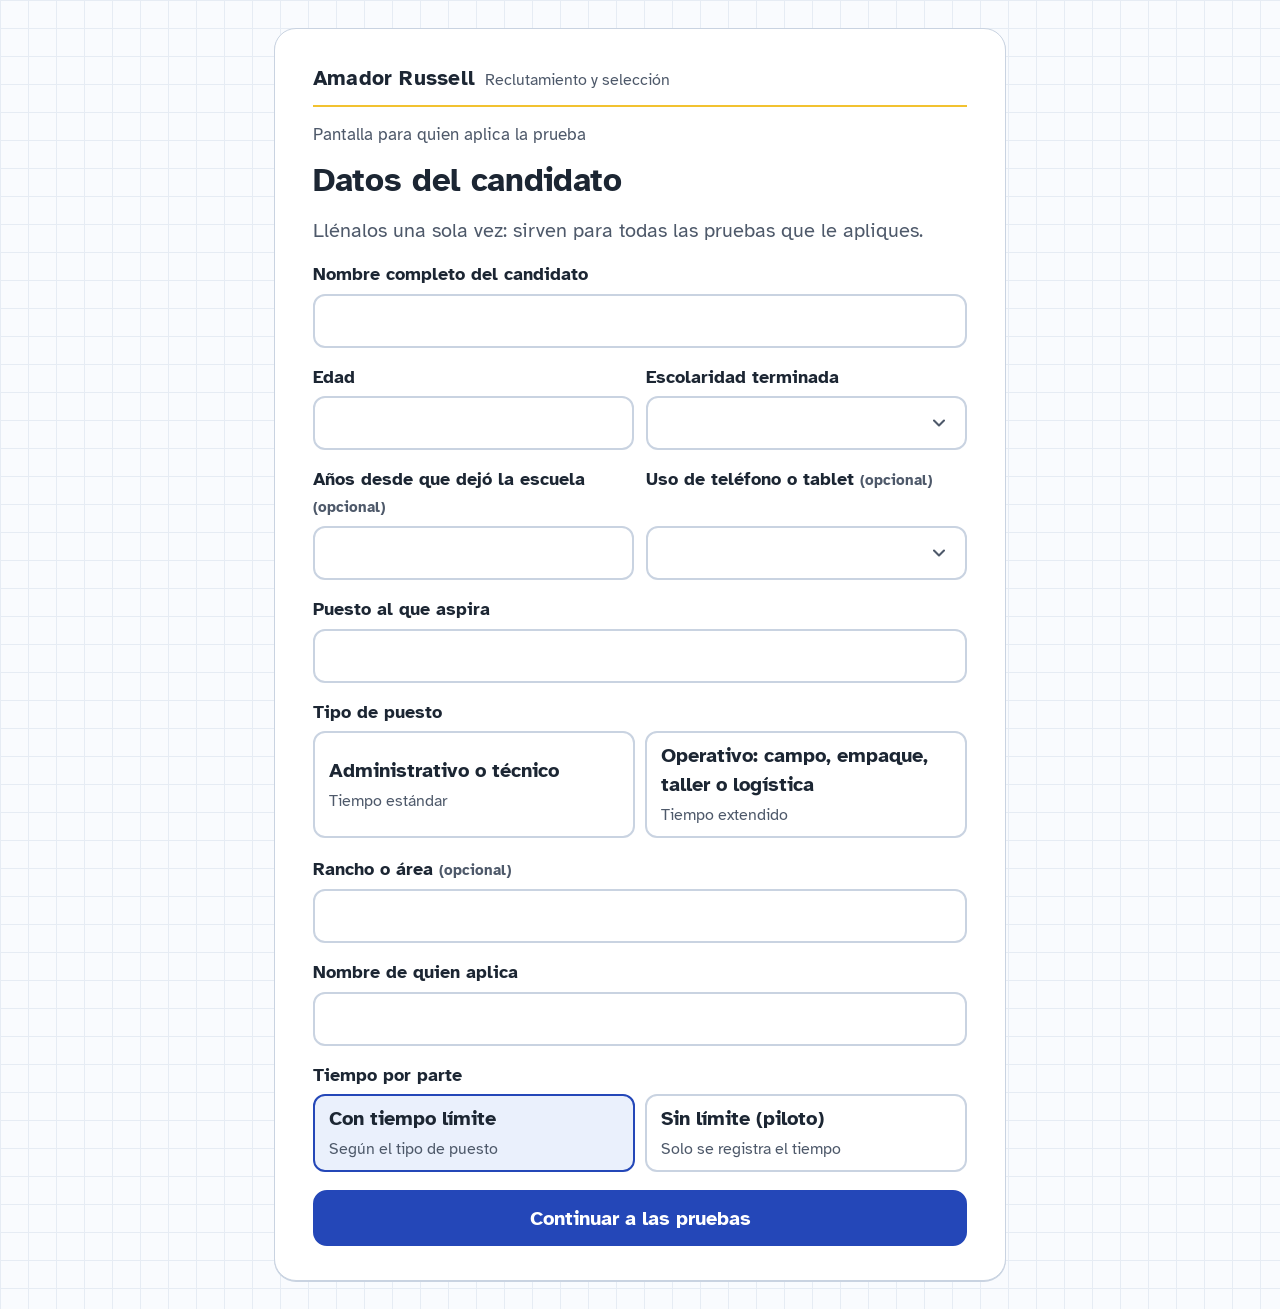
<file: sitio/index.html>
<!DOCTYPE html>
<html lang="es">
<head>
<meta charset="utf-8">
<meta name="viewport" content="width=device-width, initial-scale=1, viewport-fit=cover">
<meta name="theme-color" content="#F9FBFE">
<meta name="color-scheme" content="light only">
<meta name="robots" content="noindex, nofollow">
<title>Amador Russell, pruebas de reclutamiento</title>
<!-- Fuente desde Google Fonts sin bloquear la página: si la red falla, se ve con la del sistema. -->
<link rel="preconnect" href="https://fonts.googleapis.com">
<link rel="preconnect" href="https://fonts.gstatic.com" crossorigin>
<link rel="stylesheet" href="https://fonts.googleapis.com/css2?family=Atkinson+Hyperlegible:wght@400;700&amp;display=swap" media="print" onload="this.media='all'">
<style>
:root{
  --paper:#F9FBFE; --grid:#E6ECF4; --sheet:#FFFFFF;
  --ink:#1C2633; --ink2:#4E596A; --line:#C9D3E1;
  --blue:#2447B8; --blue-d:#1B3690; --blue-soft:#EAF0FC;
  --pencil:#F2C230; --pencil-soft:#FFF4CC; --pencil-d:#C99A00;
  --bad:#B42318; --bad-soft:#FDECEA; --warn:#A45A00; --ok:#17784A; --ok-soft:#E3F3EA;
  --fs:18px;
  color-scheme:light only;
}
@media (min-width:700px){:root{--fs:20px}}
*{box-sizing:border-box;-webkit-tap-highlight-color:transparent}
[hidden]{display:none!important}
:root{padding-top:env(safe-area-inset-top,0px);padding-bottom:env(safe-area-inset-bottom,0px)}
body{margin:0;min-height:100vh;font-family:"Atkinson Hyperlegible",system-ui,-apple-system,"Segoe UI",Roboto,sans-serif;font-size:var(--fs);line-height:1.45;color:var(--ink);
  background-color:var(--paper);
  background-image:linear-gradient(var(--grid) 1px,transparent 1px),linear-gradient(90deg,var(--grid) 1px,transparent 1px);
  background-size:28px 28px;-webkit-text-size-adjust:100%}
:focus-visible{outline:3px solid var(--pencil);outline-offset:2px}
.app{max-width:780px;margin:0 auto}
.sheet{background:var(--sheet);border:1px solid var(--line);border-radius:22px;padding:22px 20px;margin:16px 14px;box-shadow:0 1px 0 var(--line)}
@media (min-width:700px){.sheet{padding:34px 38px;margin:28px 24px}}
.brand{display:flex;align-items:baseline;flex-wrap:wrap;gap:4px 10px;padding-bottom:12px;margin-bottom:16px;border-bottom:2px solid var(--pencil)}
.brand b{font-size:1.05em;letter-spacing:.01em}
.brand span{font-size:.8em;color:var(--ink2)}
h1{font-size:1.65em;line-height:1.15;margin:0 0 .5em;font-weight:700;letter-spacing:-.01em}
p{margin:0 0 .8em}
.muted{color:var(--ink2)}
.small{font-size:.85em}
.notice{border:2px solid var(--pencil);background:var(--pencil-soft);border-radius:14px;padding:14px 16px;margin-bottom:18px}
.notice.bad{border-color:var(--bad);background:var(--bad-soft);color:var(--bad)}
.notice p:last-child{margin:0}
.pruebas{display:grid;gap:12px;margin:18px 0 20px}
.prueba{display:block;padding:16px 16px 14px;border:2px solid var(--line);border-radius:16px;background:var(--sheet);color:inherit;text-decoration:none}
.prueba:active{border-color:var(--blue);background:var(--blue-soft)}
.prueba .nom{display:flex;align-items:baseline;justify-content:space-between;gap:10px;flex-wrap:wrap}
.prueba .nom b{font-size:1.2em;line-height:1.2}
.prueba .forma{font-size:.8em;color:var(--ink2);border:1px solid var(--line);border-radius:999px;padding:2px 10px;white-space:nowrap}
.prueba .desc{display:block;color:var(--ink2);margin:6px 0 10px;line-height:1.35}
.datos{display:flex;gap:8px;flex-wrap:wrap}
.dato{border:1px solid var(--line);border-radius:12px;padding:6px 12px;background:var(--sheet);font-size:.85em}
.dato b{font-size:1.1em}
.abrir{display:flex;align-items:center;justify-content:center;min-height:56px;margin-top:14px;border-radius:14px;background:var(--blue);color:#FFFFFF;font-weight:700}
.prueba:active .abrir{background:var(--blue-d)}
.encurso{display:none;margin-top:12px;padding:6px 12px;border-radius:10px;background:var(--pencil-soft);border:2px solid var(--pencil);color:var(--warn);font-weight:700;font-size:.9em}
.prueba.activa{border-color:var(--pencil-d)}
.prueba.activa .encurso{display:block}
.aplicador{margin-top:28px;padding-top:16px;border-top:1px dashed var(--line)}
.hold{position:relative;overflow:hidden;width:100%;min-height:64px;border-radius:14px;border:2px solid var(--ink);background:var(--sheet);font:inherit;font-weight:700;color:var(--ink);-webkit-user-select:none;user-select:none;-webkit-touch-callout:none;touch-action:manipulation;cursor:pointer}
.hold i{position:absolute;inset:0;width:0;background:var(--pencil-soft)}
.hold span{position:relative}
.btn{display:inline-flex;align-items:center;justify-content:center;min-height:56px;padding:0 22px;border-radius:14px;border:2px solid var(--blue);background:var(--blue);color:#FFFFFF;font:inherit;font-weight:700;cursor:pointer}
.btn.ghost{background:var(--sheet);color:var(--blue)}
.row{display:flex;gap:12px;flex-wrap:wrap}
.row>.btn{flex:1 1 auto;white-space:nowrap}
.scrim{position:fixed;inset:0;background:rgba(28,38,51,.45);display:grid;place-items:center;z-index:40;padding:20px}
.modal{background:var(--sheet);border-radius:20px;max-width:460px;width:100%;padding:22px;max-height:90vh;overflow:auto}
.modal h2{margin:0 0 .5em;font-size:1.2em}
.modal ul{margin:0 0 .8em;padding-left:1.2em}
.modal li{margin-bottom:.4em}
.toast{position:fixed;left:50%;bottom:calc(24px + env(safe-area-inset-bottom,0px));transform:translateX(-50%);width:max-content;max-width:calc(100% - 32px);background:var(--ink);color:var(--paper);padding:12px 18px;border-radius:12px;font-weight:700;z-index:50;opacity:0;transition:opacity .2s;pointer-events:none}
.toast.show{opacity:1}
/* captura */
/* Etiqueta arriba y caja abajo: en un renglón de dos campos las cajas quedan alineadas aunque una etiqueta ocupe dos líneas. */
label.f{display:flex;flex-direction:column;margin:0 0 16px}
label.f span{display:block;font-weight:700;margin-bottom:6px;font-size:.92em}
label.f input,label.f select,label.f textarea{width:100%;min-height:54px;padding:10px 14px;border:2px solid var(--line);border-radius:12px;background:var(--sheet);font:inherit;color:inherit}
label.f input:focus,label.f select:focus,label.f textarea:focus{border-color:var(--blue);outline:none}
label.f input,label.f select{margin-top:auto}
/* Flecha propia en las listas: la del navegador es chica y queda pegada a la orilla. */
label.f select{-webkit-appearance:none;appearance:none;padding-right:48px;background-image:url("data:image/svg+xml,%3Csvg xmlns='http://www.w3.org/2000/svg' viewBox='0 0 24 24' fill='none' stroke='%234E596A' stroke-width='2.5' stroke-linecap='round' stroke-linejoin='round'%3E%3Cpath d='M6 9l6 6 6-6'/%3E%3C/svg%3E");background-repeat:no-repeat;background-position:right 16px center;background-size:20px}
.fila{display:flex;gap:0 12px;flex-wrap:wrap}
.fila>label.f{flex:1 1 200px}
.etq{font-weight:700;margin-bottom:6px;font-size:.92em}
.seg{display:grid;grid-template-columns:minmax(0,1fr) minmax(0,1fr);gap:10px;margin-bottom:18px}
@media (max-width:480px){.seg{grid-template-columns:minmax(0,1fr)}}
.seg button{min-height:64px;border:2px solid var(--line);border-radius:12px;background:var(--sheet);text-align:left;padding:8px 14px;line-height:1.25;font:inherit;color:inherit;cursor:pointer}
.seg button b{display:block}
.seg button small{color:var(--ink2);font-size:.8em}
.seg button[aria-pressed="true"]{border-color:var(--blue);background:var(--blue-soft)}
.btn.block{width:100%}
.btn.quiet{background:transparent;border-color:transparent;color:var(--blue);padding:0 12px}
h2{font-size:1.2em;margin:1.2em 0 .5em}
.hist{display:grid;gap:8px}
.hist button{display:flex;justify-content:space-between;gap:12px;align-items:center;min-height:56px;padding:8px 14px;border:2px solid var(--line);border-radius:12px;background:var(--sheet);text-align:left;font:inherit;color:inherit;cursor:pointer}
.hist button span{color:var(--ink2);font-size:.85em}
/* banda del candidato: encabezado de todas las vistas del menú mientras hay sesión; se desplaza con la página
   para no taparle nada al contenido */
.candidato{display:flex;align-items:center;justify-content:space-between;gap:6px 12px;flex-wrap:wrap;padding:10px 16px;padding-top:calc(10px + env(safe-area-inset-top,0px));background:var(--pencil-soft);border-bottom:2px solid var(--pencil)}
.candidato small{display:block;color:var(--warn);font-weight:700;font-size:.72em;letter-spacing:.04em;text-transform:uppercase}
.candidato b{display:block;font-size:1.15em;line-height:1.2}
.candidato .det{display:block;color:var(--ink2);font-size:.8em}
.candidato .btn{min-height:48px}
/* estado de cada prueba */
.prueba .estado{display:none;margin-top:12px;padding:6px 12px;border-radius:10px;font-weight:700;font-size:.9em}
.prueba.terminada .estado{display:block;background:var(--ok-soft);border:2px solid var(--ok);color:var(--ok)}
.prueba.cancelada .estado{display:block;background:var(--pencil-soft);border:2px solid var(--pencil);color:var(--warn)}
.prueba.terminada{border-color:var(--ok)}
.prueba.terminada .abrir{background:var(--sheet);color:var(--ok);border:2px solid var(--ok)}
/* resultados */
.res{border:1px solid var(--line);border-radius:14px;padding:14px 16px;margin-bottom:14px}
.res b{display:block}
.res p{margin:4px 0 12px}
.res label.f{margin:0}
pre.prompt{white-space:pre-wrap;word-break:break-word;background:#F3F6FB;border:1px solid var(--line);border-radius:12px;padding:14px;max-height:340px;overflow:auto;font-size:.72em;line-height:1.4;font-family:ui-monospace,Menlo,Consolas,monospace}
@media (prefers-reduced-motion:reduce){*{transition:none!important;animation:none!important}}
</style>
</head>
<body>
<div class="app">
<div class="candidato" id="candidato" hidden></div>
<div class="sheet">
<div class="brand"><b>Amador Russell</b><span>Reclutamiento y selección</span></div>
<div id="avisos"></div>

<section id="v-captura" hidden>
<p class="muted small">Pantalla para quien aplica la prueba</p>
<h1>Datos del candidato</h1>
<p class="muted">Llénalos una sola vez: sirven para todas las pruebas que le apliques.</p>
<label class="f"><span>Nombre completo del candidato</span><input id="f-nombre" autocomplete="off"></label>
<div class="fila"><label class="f"><span>Edad</span><input id="f-edad" inputmode="numeric" maxlength="2"></label>
<label class="f"><span>Escolaridad terminada</span><select id="f-esc"></select></label></div>
<div class="fila"><label class="f"><span>Años desde que dejó la escuela <small class="muted">(opcional)</small></span><input id="f-anos" inputmode="numeric" maxlength="2"></label>
<label class="f"><span>Uso de teléfono o tablet <small class="muted">(opcional)</small></span><select id="f-disp"></select></label></div>
<label class="f"><span>Puesto al que aspira</span><input id="f-puesto" autocomplete="off"></label>
<p class="etq">Tipo de puesto</p>
<div class="seg" id="f-mode"></div>
<label class="f"><span>Rancho o área <small class="muted">(opcional)</small></span><input id="f-sede" autocomplete="off"></label>
<label class="f"><span>Nombre de quien aplica</span><input id="f-aplic" autocomplete="off"></label>
<p class="etq">Tiempo por parte</p>
<div class="seg" id="f-timed"></div>
<button class="btn block" data-act="continuar">Continuar a las pruebas</button>
<div id="anteriores"></div>
</section>

<section id="v-pruebas" hidden>
<p class="muted small">Pantalla para quien aplica la prueba</p>
<h1>¿Qué prueba vas a aplicar?</h1>
<p class="muted">Tócala para abrirla. Al terminar, vuelve aquí para elegir la siguiente.</p>

<!-- Una tarjeta por prueba. data-claves: claves de localStorage del estado en curso (principal y respaldo).
     data-historial: clave del historial de aplicaciones de esa prueba. La carpeta del enlace identifica la prueba en la sesión. -->
<nav class="pruebas" aria-label="Pruebas disponibles">
<a class="prueba" href="razonamiento-forma-b/" data-claves="rgFormaB.v1 rgFormaB.v1.respaldo" data-historial="rgFormaB.v1.historial">
<span class="nom"><b>Razonamiento general</b><span class="forma">Forma B</span></span>
<span class="desc">Mide cómo razona el candidato con palabras y números. Para todo tipo de puesto.</span>
<span class="datos"><span class="dato"><b>10</b> partes</span><span class="dato"><b>29</b> min estándar</span><span class="dato"><b>37</b> min extendida</span></span>
<span class="encurso">Hay una aplicación en curso en este dispositivo</span>
<span class="estado"></span>
<span class="abrir">Aplicar esta prueba</span>
</a>
<a class="prueba" href="razonamiento-figuras/" data-claves="rfFormaA.v1 rfFormaA.v1.respaldo" data-historial="rfFormaA.v1.historial">
<span class="nom"><b>Razonamiento con figuras</b><span class="forma">Forma A</span></span>
<span class="desc">Mide cómo razona el candidato con figuras, sin leer ni hacer cuentas. Para todo tipo de puesto.</span>
<span class="datos"><span class="dato"><b>5</b> partes</span><span class="dato"><b>37</b> min estándar</span><span class="dato"><b>46</b> min extendida</span></span>
<span class="encurso">Hay una aplicación en curso en este dispositivo</span>
<span class="estado"></span>
<span class="abrir">Aplicar esta prueba</span>
</a>
</nav>

<p class="small muted">Usa siempre este mismo enlace en cada dispositivo: el avance y los resultados se guardan en el navegador.</p>
<div class="aplicador">
<p class="small muted">Solo para quien aplica la prueba</p>
<button class="hold" id="ver-resultados" data-hold="resultados"><i></i><span>Mantén presionado para ver resultados y prompt</span></button>
<button class="hold" id="terminar" data-hold="terminar" style="margin-top:12px"><i></i><span>Mantén presionado para terminar con este candidato</span></button>
</div>
</section>

<section id="v-resultados" hidden></section>
</div>
</div>
<div class="toast" id="toast" role="status" aria-live="polite"></div>
<script>
"use strict";
/* ==== Inicio de motor/sesion.js: lo inserta herramientas/construir.py; no lo edites aquí. ====
/* ====== Sesión del candidato ======
   La comparten el menú de pruebas (sitio/index.html) y cada prueba servida desde GitHub Pages:
   datos del candidato capturados una vez en el menú y resultado de cada prueba aplicada, con su prompt.
   Se guarda como el estado de las pruebas: al instante, verificado por relectura y con copia de respaldo.
   herramientas/construir.py la copia en ambos lados; se edita solo aquí. */
const SESION = "arSesion.v1", SESION_BAK = SESION+".respaldo", SESION_ARCH = SESION+".historial";
function sesionValida(o){return !!o&&typeof o==="object"&&typeof o.id==="string"&&!!o.cand&&typeof o.cand==="object"&&typeof o.cand.nombre==="string"&&!!o.pruebas&&typeof o.pruebas==="object";}
function sesionLeer(){
  for(const k of [SESION,SESION_BAK]){try{const o=JSON.parse(localStorage.getItem(k));if(sesionValida(o))return o;}catch(e){}}
  return null;
}
function sesionGuardar(s){
  s.rev=(s.rev||0)+1;s.guardada=Date.now();
  const t=JSON.stringify(s);
  try{
    localStorage.setItem(SESION,t);
    if(localStorage.getItem(SESION)!==t) return false;
    localStorage.setItem(SESION_BAK,t);
    return true;
  }catch(e){return false;}
}
function sesionBorrar(){try{localStorage.removeItem(SESION);localStorage.removeItem(SESION_BAK);}catch(e){}}
function sesionHistorial(){try{const a=JSON.parse(localStorage.getItem(SESION_ARCH)||"[]");return Array.isArray(a)?a.filter(sesionValida):[];}catch(e){return [];}}
/* Archiva la sesión (últimas 30) y confirma que quedó guardada. */
function sesionArchivar(s){
  const a=sesionHistorial(), i=a.findIndex(x=>x.id===s.id);
  if(i>=0)a[i]=s;else a.unshift(s);
  while(a.length>30)a.pop();
  for(;;){try{localStorage.setItem(SESION_ARCH,JSON.stringify(a));break;}catch(e){if(a.length<=1)return false;a.pop();}}
  return sesionHistorial().some(x=>x.id===s.id);
}
/* Línea de incidencias del prompt. La prueba la escribe al terminar y el menú la reemplaza con lo que anote el aplicador. */
const INCID_PREFIJO = "- Incidencias anotadas por el aplicador: ";
function lineaIncidencias(t){t=(t||"").trim();return INCID_PREFIJO+(t?"«"+t.replace(/\s+/g," ")+"»":"ninguna");}
/* ==== Fin de motor/sesion.js ==== */

const EN_CURSO = ["welcome","intro","item","review","timeout"];
const PUESTOS = {std:{puesto:"Administrativo o técnico",nota:"Tiempo estándar"},ext:{puesto:"Operativo: campo, empaque, taller o logística",nota:"Tiempo extendido"}};
const ESCOLARIDAD = ["","Sin estudios","Primaria","Secundaria","Preparatoria o bachillerato","Carrera técnica","Licenciatura","Posgrado"];
const DISPOSITIVO = ["","A diario","De vez en cuando","Casi nunca"];
const $ = s => document.querySelector(s);
const esc = s => String(s==null?"":s).replace(/[&<>"]/g,c=>({"&":"&amp;","<":"&lt;",">":"&gt;",'"':"&quot;"}[c]));
const tarjetas = () => [...document.querySelectorAll(".prueba")];
const carpeta = a => a.getAttribute("href").replace(/\/$/,"");
const nombrePrueba = a => a.querySelector(".nom b").textContent+", "+a.querySelector(".forma").textContent;
const fecha = t => new Date(t||0).toLocaleDateString("es-MX",{day:"numeric",month:"short",year:"numeric"});
const STORAGE_OK = (()=>{try{const k="arMenu.prueba";localStorage.setItem(k,"1");const ok=localStorage.getItem(k)==="1";localStorage.removeItem(k);return ok;}catch(e){return false;}})();
let VISTA = "pruebas", VER = null, BORR = {mode:null,timed:true};

/* Estado guardado de una prueba: la copia principal o, si está dañada, el respaldo, como hace la prueba. */
function leer(a){
  for(const k of a.dataset.claves.split(" ")){
    try{const o=JSON.parse(localStorage.getItem(k));if(o&&typeof o==="object"&&typeof o.phase==="string")return o;}catch(e){}
  }
  return null;
}

/* Si hay una prueba a medio aplicar en este dispositivo, la raíz la reabre sola: el candidato nunca debe
   quedar frente al menú a mitad de una prueba, ni al tocar "atrás" (por eso también en pageshow). */
function revisar(){
  const activas=tarjetas().filter(a=>{const o=leer(a);return !!o&&EN_CURSO.includes(o.phase);});
  if(activas.length===1){location.replace(activas[0].href);return false;}
  tarjetas().forEach(a=>a.classList.toggle("activa",activas.includes(a)));
  const avisos=[];
  if(activas.length>1) avisos.push('<div class="notice"><p><b>Hay '+activas.length+' pruebas en curso en este dispositivo.</b> Abre la marcada que corresponda para continuarla.</p></div>');
  if(/; wv\)|Telegram|FBAN|FBAV|Instagram|WhatsApp|Line\//i.test(navigator.userAgent||"")) avisos.push('<div class="notice bad"><p><b>Estás dentro del navegador de otra aplicación.</b> Puede borrar el avance al cerrarse. Para aplicar la prueba ábrela en Chrome o Safari.</p></div>');
  if(!STORAGE_OK) avisos.push('<div class="notice bad"><p><b>Este navegador no permite guardar.</b> Abre este enlace en Chrome o Safari, fuera de modo privado.</p></div>');
  $("#avisos").innerHTML=avisos.join("");
  return true;
}

/* ====== Pantallas ====== */
function pintar(){
  const s=sesionLeer();
  if(!s&&!VER) VISTA="captura";
  ["captura","pruebas","resultados"].forEach(v=>$("#v-"+v).hidden=v!==(VER?"resultados":VISTA));
  banda(VER||(VISTA==="captura"?null:s));
  if(VER) resultados(VER,false);
  else if(VISTA==="captura") captura(s);
  else if(VISTA==="resultados") resultados(s,true);
  else pruebas(s);
  window.scrollTo(0,0);
}
function banda(s){
  const b=$("#candidato");
  if(!s){b.hidden=true;b.innerHTML="";return;}
  const editable=!VER&&!Object.keys(s.pruebas).length;
  b.hidden=false;
  b.innerHTML='<div><small>Candidato</small><b id="cand-nombre">'+esc(s.cand.nombre)+'</b><span class="det">'+esc([s.cand.puesto,(PUESTOS[s.mode]||{}).puesto,s.timed===false?"Sin límite (piloto)":"Con tiempo límite"].filter(Boolean).join(" · "))+'</span></div>'+
    (editable?'<button class="btn quiet" data-act="editar">Editar datos</button>':'');
}
function captura(s){
  const c=s?s.cand:{}, v=k=>c[k]||"";
  if(s){BORR.mode=s.mode;BORR.timed=s.timed!==false;}
  ["nombre","edad","anos","puesto","sede","aplic"].forEach(k=>$("#f-"+k).value=v(k));
  $("#f-esc").innerHTML=ESCOLARIDAD.map(x=>'<option'+(x===v("esc")?" selected":"")+'>'+x+'</option>').join("");
  $("#f-disp").innerHTML=DISPOSITIVO.map(x=>'<option'+(x===v("disp")?" selected":"")+'>'+x+'</option>').join("");
  $("#f-mode").innerHTML=Object.keys(PUESTOS).map(k=>'<button data-act="mode" data-v="'+k+'" aria-pressed="'+(BORR.mode===k)+'"><b>'+PUESTOS[k].puesto+'</b><small>'+PUESTOS[k].nota+'</small></button>').join("");
  $("#f-timed").innerHTML='<button data-act="timed" data-v="1" aria-pressed="'+BORR.timed+'"><b>Con tiempo límite</b><small>Según el tipo de puesto</small></button><button data-act="timed" data-v="0" aria-pressed="'+!BORR.timed+'"><b>Sin límite (piloto)</b><small>Solo se registra el tiempo</small></button>';
  const h=sesionHistorial();
  $("#anteriores").innerHTML=h.length?'<h2>Candidatos anteriores en este dispositivo</h2><div class="hist">'+h.map(x=>'<button data-act="ver" data-v="'+esc(x.id)+'"><b>'+esc(x.cand.nombre||"Sin nombre")+'</b><span>'+fecha(x.creada)+', '+Object.keys(x.pruebas).length+' prueba(s)</span></button>').join("")+'</div>':"";
}
function pruebas(s){
  tarjetas().forEach(a=>{
    const r=s.pruebas[carpeta(a)], e=r?r.estado:"";
    a.classList.toggle("terminada",e==="terminada");a.classList.toggle("cancelada",e==="cancelada");
    a.querySelector(".estado").textContent=e==="terminada"?"Terminada":e==="cancelada"?"Cancelada: puedes aplicarla de nuevo":"";
    a.querySelector(".abrir").textContent=e==="terminada"?"Ya se aplicó":e==="cancelada"?"Aplicar de nuevo":"Aplicar esta prueba";
  });
}
function conIncidencias(prompt,incid){return prompt.split("\n").map(l=>l.startsWith(INCID_PREFIJO)?lineaIncidencias(incid):l).join("\n");}
/* Un solo prompt para todas las pruebas del candidato. Con una sola prueba es el de esa prueba. */
function promptCombinado(s){
  const ps=Object.values(s.pruebas).map(p=>conIncidencias(p.prompt,p.incid));
  if(ps.length<2) return ps[0]||"";
  return ["# Evaluación de "+s.cand.nombre+" (Amador Russell SPR de RL)","",
    "Este mensaje reúne "+ps.length+" pruebas aplicadas al mismo candidato en la misma sesión. Califica cada una con sus propias instrucciones. Al final agrega la sección «Conclusión integrada»: combina los resultados de todas en una sola recomendación (Recomendable, Recomendable con reservas o No recomendable) y explica en qué se apoya. Si una prueba quedó cancelada, dilo y no la uses para concluir.",""]
    .concat(...ps.map(p=>[p,""])).join("\n");
}
function resultados(s,editable){
  const ps=Object.entries(s.pruebas), prompt=promptCombinado(s);
  $("#v-resultados").innerHTML='<p class="muted small">Resultados para quien aplica la prueba</p><h1>'+esc(s.cand.nombre)+'</h1>'+
    (ps.length?ps.map(([k,p])=>'<div class="res"><b>'+esc(p.nombre)+'</b><p>'+(p.estado==="cancelada"?"Cancelada. ":"Terminada. ")+'Puntaje preliminar: <b style="display:inline">'+p.tot+' de '+p.max+'</b> ('+p.pct+' %).</p>'+
      (editable?'<label class="f"><span>Incidencias de esta prueba <small class="muted">(opcional)</small></span><textarea rows="3" maxlength="1000" data-incid="'+esc(k)+'" placeholder="Interrupciones, ruido, olvidó sus lentes, pidió ayuda, falla del dispositivo">'+esc(p.incid)+'</textarea></label>':'')+'</div>').join("")+
      (editable?'<p class="small muted">Las incidencias se agregan al prompt. Anota hechos observados, no opiniones sobre el candidato.</p>':'')+
      '<h2>Prompt para la IA</h2><p class="muted small">Cópialo y pégalo en Claude para obtener la calificación e interpretación completas. Contiene la clave de respuestas: no lo compartas con el candidato.</p>'+
      '<div class="row" style="margin-bottom:12px"><button class="btn" data-act="copiar">Copiar prompt</button>'+(navigator.share?'<button class="btn ghost" data-act="compartir">Compartir</button>':'')+'<button class="btn ghost" data-act="descargar">Descargar .txt</button></div>'+
      '<pre class="prompt" id="prompt">'+esc(prompt)+'</pre>'
    :'<p>Todavía no hay pruebas terminadas para este candidato.</p>')+
    '<button class="btn ghost block" style="margin-top:18px" data-act="volver">'+(VER?"Volver":"Volver a las pruebas")+'</button>';
}

/* ====== Acciones ====== */
function leerCaptura(){
  const v=k=>$("#f-"+k).value.trim();
  return {nombre:v("nombre"),edad:v("edad"),esc:$("#f-esc").value,anos:v("anos"),disp:$("#f-disp").value,puesto:v("puesto"),sede:v("sede"),aplic:v("aplic")};
}
function continuar(){
  const cand=leerCaptura();
  if(!cand.nombre){toast("Escribe el nombre del candidato");$("#f-nombre").focus();return;}
  if(!BORR.mode){toast("Elige el tipo de puesto");return;}
  let s=sesionLeer();
  if(s&&!Object.keys(s.pruebas).length){s.cand=cand;s.mode=BORR.mode;s.timed=BORR.timed;}
  else{
    const fallas=pendientes().filter(({a,o})=>!prepararPrueba(a,o));
    if(fallas.length){modal("No se pudo preparar el dispositivo","No se pudo guardar en el historial: "+esc(fallas.map(({a})=>nombrePrueba(a)).join(", "))+". Ábrela y cancélala desde su botón Salir.",[{label:"Entendido"}]);return;}
    s={id:"S"+Date.now().toString(36)+Math.random().toString(36).slice(2,6),creada:Date.now(),cand,mode:BORR.mode,timed:BORR.timed,pruebas:{}};
  }
  if(!sesionGuardar(s)){modal("No se pudo guardar","Este navegador no permite guardar los datos del candidato. Abre este enlace en Chrome o Safari, fuera de modo privado.",[{label:"Entendido"}]);return;}
  VISTA="pruebas";pintar();
}
function terminar(){
  const s=sesionLeer();if(!s)return;
  const ps=Object.values(s.pruebas);
  modal("¿Terminar con "+s.cand.nombre+"?",'<p>'+(ps.length?"Pruebas aplicadas: "+esc(ps.map(p=>p.nombre+" ("+p.estado+")").join(", "))+".":"No se le aplicó ninguna prueba.")+'</p><p>Sus resultados quedan en el historial de este dispositivo y el menú queda listo para el siguiente candidato.</p>',[
    {label:"No",cls:"ghost"},
    {label:"Sí, terminar",fn:()=>{
      const fallas=pendientes().filter(({a,o})=>!prepararPrueba(a,o));
      if(fallas.length||!sesionArchivar(s)){modal("No se pudo terminar","No se pudo guardar en el historial. Los datos siguen aquí; intenta de nuevo.",[{label:"Entendido"}]);return;}
      sesionBorrar();BORR={mode:null,timed:true};VISTA="captura";pintar();toast("Listo para el siguiente candidato");
    }}
  ]);
}

/* Aplicaciones que quedaron en una prueba (en curso o terminadas sin limpiar). Se archivan en el historial
   de esa prueba antes de limpiar su estado: una en curso, como cancelada y con el reloj de la parte abierta
   cerrado en su hora límite si ya venció; una terminada ya estaba archivada y solo se confirma. */
function pendientes(){return tarjetas().map(a=>({a,o:leer(a)})).filter(x=>x.o&&x.o.phase!=="setup");}
function archivar(clave,c){
  let h=[];
  try{h=JSON.parse(localStorage.getItem(clave)||"[]");if(!Array.isArray(h))h=[];}catch(e){h=[];}
  const i=h.findIndex(x=>x&&x.id===c.id);if(i>=0)h[i]=c;else h.unshift(c);
  while(h.length>30)h.pop();
  for(;;){try{localStorage.setItem(clave,JSON.stringify(h));break;}catch(e){if(h.length<=1)return false;h.pop();}}
  try{const v=JSON.parse(localStorage.getItem(clave));return Array.isArray(v)&&v.some(x=>x&&x.id===c.id);}catch(e){return false;}
}
function prepararPrueba(a,o){
  const c=JSON.parse(JSON.stringify(o)), ahora=Date.now();
  if(!c.id) c.id="A"+ahora.toString(36);
  if(EN_CURSO.includes(c.phase)){
    for(const k in (c.times||{})){
      const t=c.times[k];
      if(t&&t.start&&!t.end){const vencio=t.deadline&&t.deadline<ahora;t.end=vencio?t.deadline:ahora;if(vencio)t.timedOut=true;}
    }
    c.status="cancelada";c.finishedAt=ahora;
  }
  c.phase="done";
  if(!archivar(a.dataset.historial,c)) return false;
  try{a.dataset.claves.split(" ").forEach(k=>localStorage.removeItem(k));}catch(e){return false;}
  return !leer(a);
}

document.addEventListener("click",e=>{
  const card=e.target.closest(".prueba");
  if(card){
    const s=sesionLeer(), r=s&&s.pruebas[carpeta(card)];
    if(!s){e.preventDefault();VISTA="captura";pintar();return;}
    if(r&&r.estado==="terminada"){e.preventDefault();modal("Esta prueba ya se aplicó",'<p>'+esc(s.cand.nombre)+' ya contestó '+esc(nombrePrueba(card))+'. Sus resultados están en «Ver resultados y prompt».</p>',[{label:"Entendido"}]);return;}
    if(r&&r.estado==="cancelada"){e.preventDefault();modal("¿Aplicarla de nuevo?",'<p>'+esc(nombrePrueba(card))+' se canceló para '+esc(s.cand.nombre)+'. Si la aplicas de nuevo empieza desde el principio y su resultado reemplaza al cancelado.</p>',[{label:"No",cls:"ghost"},{label:"Sí, aplicar de nuevo",fn:()=>{location.href=card.href;}}]);return;}
    return;
  }
  const b=e.target.closest("[data-act]");if(!b)return;
  const act=b.dataset.act, v=b.dataset.v;
  switch(act){
    case "mode": BORR.mode=v;document.querySelectorAll('[data-act="mode"]').forEach(x=>x.setAttribute("aria-pressed",x===b));break;
    case "timed": BORR.timed=v==="1";document.querySelectorAll('[data-act="timed"]').forEach(x=>x.setAttribute("aria-pressed",x===b));break;
    case "continuar": continuar();break;
    case "editar": VISTA="captura";pintar();break;
    case "ver": VER=sesionHistorial().find(x=>x.id===v)||null;pintar();break;
    case "volver": if(VER){VER=null;}else VISTA="pruebas";pintar();break;
    case "copiar": copiar(promptCombinado(VER||sesionLeer()));break;
    case "compartir": navigator.share({title:"Resultados "+(VER||sesionLeer()).cand.nombre,text:promptCombinado(VER||sesionLeer())}).catch(()=>{});break;
    case "descargar": descargar(VER||sesionLeer());break;
  }
});
document.addEventListener("input",e=>{
  const k=e.target.dataset&&e.target.dataset.incid;if(!k)return;
  const s=sesionLeer();if(!s||!s.pruebas[k])return;
  s.pruebas[k].incid=e.target.value;
  if(!sesionGuardar(s)){toast("No se pudieron guardar las incidencias");return;}
  const pre=$("#prompt");if(pre)pre.textContent=promptCombinado(s);
});

function copiar(t){
  const respaldo=()=>{const ta=document.createElement("textarea");ta.value=t;ta.setAttribute("readonly","");ta.style.position="fixed";ta.style.opacity="0";document.body.appendChild(ta);ta.select();ta.setSelectionRange(0,t.length);let ok=false;try{ok=document.execCommand("copy");}catch(e){}ta.remove();toast(ok?"Prompt copiado":"No se pudo copiar; usa Descargar");};
  if(navigator.clipboard&&window.isSecureContext)navigator.clipboard.writeText(t).then(()=>toast("Prompt copiado"),respaldo);else respaldo();
}
function descargar(s){
  const nombre=("amador-russell-resultados-"+(s.cand.nombre||"candidato")).normalize("NFD").replace(/[\u0300-\u036f]/g,"").replace(/[^a-zA-Z0-9]+/g,"-").toLowerCase()+".txt";
  const a=document.createElement("a");a.href=URL.createObjectURL(new Blob([promptCombinado(s)],{type:"text/plain;charset=utf-8"}));a.download=nombre;document.body.appendChild(a);a.click();setTimeout(()=>{URL.revokeObjectURL(a.href);a.remove();},500);
}
function modal(titulo,html,btns){
  const w=document.createElement("div");w.className="scrim";
  w.innerHTML='<div class="modal" role="dialog" aria-modal="true"><h2>'+esc(titulo)+'</h2>'+(html.charAt(0)==="<"?html:'<p>'+html+'</p>')+'<div class="row"></div></div>';
  const row=w.querySelector(".row");
  btns.forEach(b=>{const x=document.createElement("button");x.className="btn "+(b.cls||"");x.textContent=b.label;x.onclick=()=>{w.remove();b.fn&&b.fn();};row.appendChild(x);});
  document.body.appendChild(w);row.lastChild.focus();
}
function toast(texto){const e=$("#toast");e.textContent=texto;e.classList.add("show");clearTimeout(e._t);e._t=setTimeout(()=>e.classList.remove("show"),2600);}

/* Pulsaciones largas del aplicador: resultados (1.5 s) y terminar con el candidato (3 s). */
const DURACION = {resultados:1500, terminar:3000};
let holdEl=null,holdStart=0,holdT=null;
function holdStep(){
  const kind=holdEl.dataset.hold, p=Math.min(1,(Date.now()-holdStart)/DURACION[kind]), bar=holdEl.querySelector("i");
  if(bar)bar.style.width=(p*100)+"%";
  if(p>=1){holdCancel();if(kind==="resultados"){VISTA="resultados";pintar();}else terminar();return;}
  holdT=requestAnimationFrame(holdStep);
}
function holdCancel(){if(holdT)cancelAnimationFrame(holdT);holdT=null;if(holdEl){holdEl.querySelector("i").style.width="0";holdEl=null;}}
document.addEventListener("pointerdown",e=>{const el=e.target.closest("[data-hold]");if(!el)return;e.preventDefault();holdEl=el;holdStart=Date.now();holdT=requestAnimationFrame(holdStep);});
["pointerup","pointercancel"].forEach(ev=>document.addEventListener(ev,holdCancel,true));
document.addEventListener("pointerleave",e=>{if(e.target===holdEl)holdCancel();},true);
document.addEventListener("contextmenu",e=>{if(e.target.closest("[data-hold]"))e.preventDefault();});

if(revisar()) pintar();
window.addEventListener("pageshow",e=>{if(e.persisted&&revisar())pintar();});
</script>
</body>
</html>
</file>
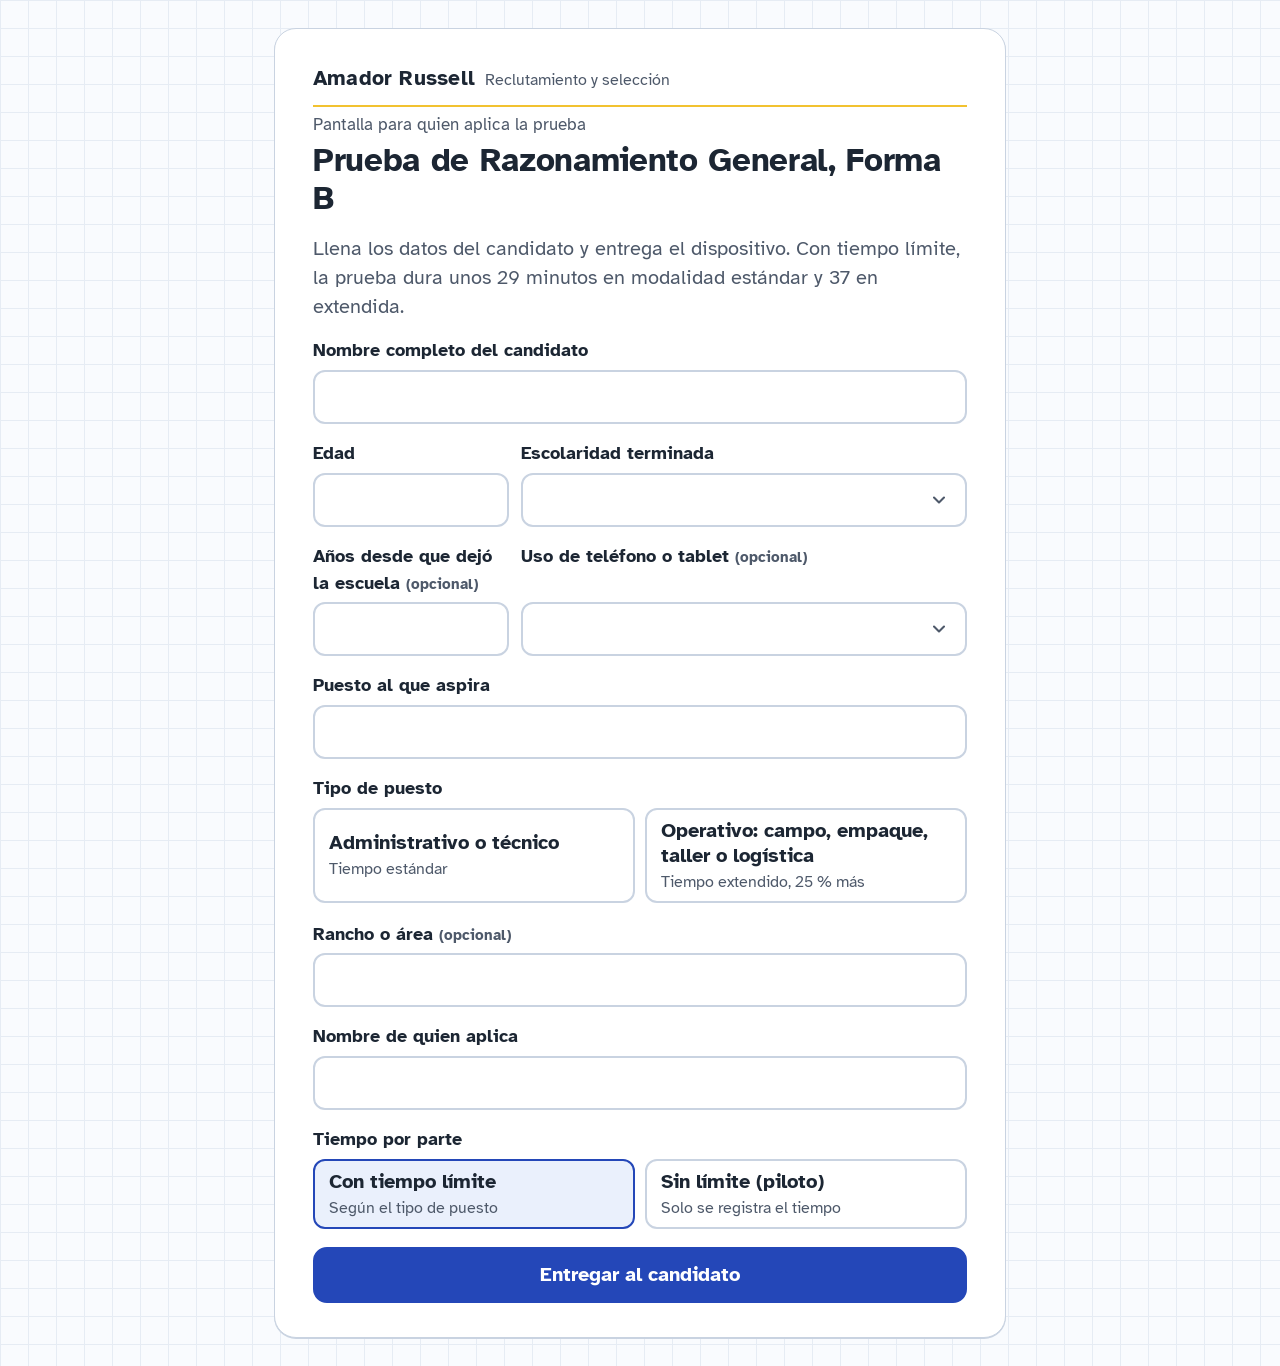
<file: pruebas/razonamiento-forma-b/src/prueba.html>
<!DOCTYPE html>
<html lang="es">
<head>
<meta charset="utf-8">
<meta name="viewport" content="width=device-width, initial-scale=1, viewport-fit=cover">
<meta name="theme-color" content="#F9FBFE">
<meta name="color-scheme" content="light only">
<meta name="apple-mobile-web-app-capable" content="yes">
<meta name="robots" content="noindex, nofollow">
<title>Amador Russell, prueba de razonamiento general</title>
<!-- Generado por herramientas/construir.py a partir de motor/ y de la carpeta de la prueba. No lo edites a mano. -->
<style>
@font-face{font-family:"Atkinson";font-weight:400;font-style:normal;font-display:swap;src:url([data-uri]) format("woff2")}
@font-face{font-family:"Atkinson";font-weight:700;font-style:normal;font-display:swap;src:url([data-uri]) format("woff2")}
:root{
  --paper:#F9FBFE; --grid:#E6ECF4; --sheet:#FFFFFF;
  --ink:#1C2633; --ink2:#4E596A; --line:#C9D3E1;
  --blue:#2447B8; --blue-d:#1B3690; --blue-soft:#EAF0FC;
  --pencil:#F2C230; --pencil-soft:#FFF4CC;
  --ok:#17784A; --ok-soft:#E3F3EA; --bad:#B42318; --bad-soft:#FDECEA; --warn:#A45A00;
  --r:16px; --fs:18px;
  --on-accent:#FFFFFF; --bar:rgba(249,251,254,.95); --code:#F3F6FB; --pencil-d:#C99A00;
  color-scheme:light only;
}

@media (min-width:700px){:root{--fs:20px}}
*{box-sizing:border-box;-webkit-tap-highlight-color:transparent}
html{height:100%}
:root{padding-top:env(safe-area-inset-top,0px);padding-bottom:env(safe-area-inset-bottom,0px)}
body{margin:0;min-height:100%;font-family:"Atkinson",system-ui,-apple-system,"Segoe UI",Roboto,sans-serif;font-size:var(--fs);line-height:1.45;color:var(--ink);
  background-color:var(--paper);
  background-image:linear-gradient(var(--grid) 1px,transparent 1px),linear-gradient(90deg,var(--grid) 1px,transparent 1px);
  background-size:28px 28px;overscroll-behavior:none;touch-action:manipulation;-webkit-text-size-adjust:100%}
button,input,select,textarea{font:inherit;color:inherit}
button{cursor:pointer;touch-action:manipulation}
:focus-visible{outline:3px solid var(--pencil);outline-offset:2px}
.app{max-width:780px;margin:0 auto;min-height:100vh;min-height:100dvh;display:flex;flex-direction:column}
/* Pantallas de una sola hoja (bienvenida, introducción, final): centradas en vertical en pantallas altas.
   Los espaciadores se encogen a 0 si la hoja no cabe, así que nunca se corta arriba. */
.app:has(> .sheet:only-child)::before,.app:has(> .sheet:only-child)::after{content:"";flex:1 1 0}
.sheet{background:var(--sheet);border:1px solid var(--line);border-radius:22px;padding:22px 20px;margin:16px 14px;box-shadow:0 1px 0 var(--line)}
@media (min-width:700px){.sheet{padding:34px 38px;margin:28px 24px}}
h1{font-size:1.65em;line-height:1.15;margin:0 0 .5em;font-weight:700;letter-spacing:-.01em}
h2{font-size:1.2em;margin:1.2em 0 .5em}
p{margin:0 0 .8em}
.muted{color:var(--ink2)}
.small{font-size:.85em}
.hl{background:linear-gradient(transparent 58%,var(--pencil-soft) 58%,var(--pencil-soft) 92%,transparent 92%);padding:0 .1em}

/* buttons */
.btn{display:inline-flex;align-items:center;justify-content:center;gap:.5em;min-height:56px;padding:0 22px;border-radius:14px;border:2px solid var(--blue);background:var(--blue);color:var(--on-accent);font-weight:700;font-size:1em}
.btn:active{background:var(--blue-d);border-color:var(--blue-d)}
.btn.ghost{background:var(--sheet);color:var(--blue)}
.btn.ghost:active{background:var(--blue-soft)}
.btn.quiet{background:transparent;border-color:transparent;color:var(--ink2);padding:0 12px}
.btn.block{width:100%}
.btn[disabled]{opacity:.45;pointer-events:none}
.row{display:flex;gap:12px;flex-wrap:wrap}
.row>.btn{flex:1 1 auto;white-space:nowrap}

/* forms */
/* Etiqueta arriba y caja abajo: en un renglón de dos campos las cajas quedan alineadas aunque una etiqueta ocupe dos líneas. */
label.f{display:flex;flex-direction:column;margin:0 0 16px}
label.f span{display:block;font-weight:700;margin-bottom:6px;font-size:.92em}
label.f input,label.f select,label.f textarea{width:100%;min-height:54px;padding:10px 14px;border:2px solid var(--line);border-radius:12px;background:var(--sheet)}
label.f input:focus,label.f select:focus,label.f textarea:focus{border-color:var(--blue);outline:none}
label.f input,label.f select{margin-top:auto}
/* Flecha propia en las listas: la del navegador es chica y queda pegada a la orilla. */
label.f select{-webkit-appearance:none;appearance:none;padding-right:48px;background-image:url("data:image/svg+xml,%3Csvg xmlns='http://www.w3.org/2000/svg' viewBox='0 0 24 24' fill='none' stroke='%234E596A' stroke-width='2.5' stroke-linecap='round' stroke-linejoin='round'%3E%3Cpath d='M6 9l6 6 6-6'/%3E%3C/svg%3E");background-repeat:no-repeat;background-position:right 16px center;background-size:20px}
.seg{display:grid;grid-template-columns:1fr 1fr;gap:10px;margin-bottom:18px}
.seg button{min-height:64px;border:2px solid var(--line);border-radius:12px;background:var(--sheet);text-align:left;padding:8px 14px;line-height:1.25}
.seg button b{display:block}
.seg button small{color:var(--ink2);font-size:.8em}
.seg button[aria-pressed="true"]{border-color:var(--blue);background:var(--blue-soft)}
.notice{border:2px solid var(--pencil);background:var(--pencil-soft);border-radius:14px;padding:14px 16px;margin-bottom:18px}
.notice.bad{border-color:var(--bad);background:var(--bad-soft);color:var(--bad)}
.savewarn{position:fixed;left:0;right:0;top:0;z-index:70;background:var(--bad);color:var(--on-accent);font-weight:700;padding:12px 16px;padding-top:calc(12px + env(safe-area-inset-top,0px));text-align:center}
.brand{display:flex;align-items:baseline;flex-wrap:wrap;gap:4px 10px;padding-bottom:12px;margin-bottom:16px;border-bottom:2px solid var(--pencil)}
.brand b{font-size:1.05em;letter-spacing:.01em}
.brand span{font-size:.8em;color:var(--ink2)}
.hist{display:grid;gap:8px;margin-bottom:6px}
.hist button{display:flex;justify-content:space-between;gap:12px;align-items:center;min-height:54px;padding:8px 14px;border:2px solid var(--line);border-radius:12px;background:var(--sheet);text-align:left}
.hist button span{color:var(--ink2);font-size:.85em}
[data-hold]{-webkit-user-select:none;user-select:none;-webkit-touch-callout:none}
.toprow{display:flex;align-items:center;justify-content:space-between;gap:4px 10px;flex-wrap:wrap;margin:-10px 0 4px}
.toprow p{margin:0}
.toprow a.btn{text-decoration:none;margin:0 -12px;color:var(--blue)}

/* header during test */
.bar{position:sticky;top:0;z-index:5;background:var(--bar);-webkit-backdrop-filter:blur(6px);backdrop-filter:blur(6px);border-bottom:1px solid var(--line);padding:10px 16px 10px;padding-top:calc(10px + env(safe-area-inset-top,0px));margin-top:calc(-1 * env(safe-area-inset-top,0px))}
.bar-top{display:flex;align-items:center;justify-content:space-between;gap:10px}
.bar-der{display:flex;align-items:center;gap:8px;flex:0 0 auto}
.part{font-weight:700;font-size:.9em}
.part small{font-weight:400;color:var(--ink2);margin-left:.4em}
.timer{font-variant-numeric:tabular-nums;font-weight:700;font-size:.95em;padding:4px 12px;border-radius:999px;border:2px solid var(--line);background:var(--sheet);min-width:74px;text-align:center}
.timer.low{border-color:var(--pencil);background:var(--pencil-soft);color:var(--warn)}
.segs{display:flex;gap:3px;margin-top:9px}
.segs i{flex:1;height:7px;border-radius:4px;background:var(--grid);border:1px solid var(--line)}
.segs i.done{background:var(--blue);border-color:var(--blue)}
.segs i.cur{background:var(--pencil);border-color:var(--pencil-d)}

/* question area */
main.q{flex:1;padding:18px 16px 12px}
@media (min-width:700px){main.q{padding:30px 28px 16px}}
.qnum{color:var(--ink2);font-size:.85em;margin-bottom:6px}
.stem{font-size:1.3em;font-weight:700;line-height:1.3;margin:0 0 18px}
@media (min-width:700px){.stem{font-size:1.45em}}
.opts{display:grid;gap:10px}
@media (min-width:900px){.opts.two{grid-template-columns:1fr 1fr}}
.opt{display:flex;align-items:center;gap:14px;width:100%;min-height:62px;padding:10px 14px;border:2px solid var(--line);border-radius:var(--r);background:var(--sheet);text-align:left;line-height:1.3}
.opt .bub{flex:0 0 auto;width:38px;height:38px;border-radius:50%;border:2px solid var(--ink2);display:grid;place-items:center;font-weight:700;font-size:.9em;color:var(--ink2);transition:background .12s,border-color .12s,color .12s}
.opt.sq .bub{border-radius:9px}
.opt[aria-pressed="true"]{border-color:var(--blue);background:var(--blue-soft)}
.opt[aria-pressed="true"] .bub{background:var(--blue);border-color:var(--blue);color:var(--on-accent)}
.opt.is-right{border-color:var(--ok);background:var(--ok-soft)}
.opt.is-right .bub{background:var(--ok);border-color:var(--ok);color:var(--on-accent)}
.opt.is-wrong{border-color:var(--bad);background:var(--bad-soft)}
.opt.is-wrong .bub{background:var(--bad);border-color:var(--bad);color:var(--on-accent)}
.opt:active{transform:scale(.995)}
.counter{margin:0 0 12px;font-weight:700;color:var(--blue)}
.counter.nudge{color:var(--warn)}

.pair{display:flex;align-items:center;justify-content:center;flex-wrap:wrap;gap:10px 16px;margin:6px 0 26px;font-size:1.7em;font-weight:700;text-align:center}
.pair .w{padding:8px 16px;border:2px dashed var(--line);border-radius:14px;background:var(--sheet)}
.pair .amp{color:var(--ink2);font-weight:400;font-size:.7em}
.big2{display:grid;grid-template-columns:1fr 1fr;gap:12px}
.big2 .opt{flex-direction:column;justify-content:center;text-align:center;min-height:120px;gap:8px;font-weight:700}
.big2 .opt .bub{width:48px;height:48px;font-size:1.25em}

/* figuras: matriz o lienzo con hueco y opciones dibujadas */
.matriz{display:grid;gap:6px;margin:0 auto 16px;max-width:300px}
.matriz.m2{grid-template-columns:repeat(2,1fr);max-width:216px}
.matriz.m3{grid-template-columns:repeat(3,1fr)}
.celda{aspect-ratio:1;background:#fff;border:2px solid var(--ink2);border-radius:8px;overflow:hidden}
.celda svg,.opt.fig svg,.lienzo svg{display:block;width:100%;height:auto}
.celda.falta{display:grid;place-items:center;border:2px dashed var(--pencil-d);background:var(--pencil-soft);color:var(--warn);font-size:2em;font-weight:700}
.lienzo{max-width:360px;margin:0 auto 16px;border:2px solid var(--ink2);border-radius:8px;overflow:hidden;background:#fff}
.figs{display:grid;gap:8px;grid-template-columns:repeat(3,1fr);max-width:400px;margin:0 auto}
.figs.n8{grid-template-columns:repeat(4,1fr);max-width:460px}
.opt.fig{flex-direction:column;align-items:stretch;gap:2px;min-height:56px;padding:4px 6px 6px;background:#fff}
.opt.fig .bub{width:26px;height:26px;font-size:.78em;border-width:2px}
.opt.fig svg{aspect-ratio:1}

.chips{display:flex;flex-wrap:wrap;gap:8px;margin:4px 0 24px}
.chip{padding:8px 14px;border-radius:10px;background:var(--sheet);border:2px solid var(--line);font-size:1.15em;font-weight:700}
.hint{font-size:.9em;color:var(--ink2);margin:-8px 0 18px}

/* numeric answer */
.ansline{display:flex;align-items:center;gap:12px;margin:0 0 16px;flex-wrap:wrap;justify-content:center}
.slot{min-width:150px;min-height:64px;padding:6px 16px;border:2px solid var(--line);border-radius:14px;background:var(--sheet);display:flex;align-items:center;justify-content:center;font-size:1.6em;font-weight:700;font-variant-numeric:tabular-nums}
.slot.act{border-color:var(--blue);box-shadow:0 0 0 3px var(--blue-soft)}
.slot .caret{display:inline-block;width:2px;height:1.1em;background:var(--blue);margin-left:3px;animation:blink 1s steps(1) infinite}
.slot .ph{color:var(--line);font-weight:400}
@keyframes blink{50%{opacity:0}}
.unit{font-size:1.1em;color:var(--ink2);font-weight:700}
.keypad{display:grid;grid-template-columns:repeat(3,1fr);gap:8px;max-width:460px;margin:6px auto 0}
.keypad button{min-height:68px;border-radius:14px;border:2px solid var(--line);background:var(--sheet);font-size:1.6em;font-weight:700;font-variant-numeric:tabular-nums}
.keypad button:active{background:var(--blue-soft);border-color:var(--blue)}
.keypad button.fn{font-size:1em;color:var(--ink2)}
.keypad button.ok{grid-column:1/-1;background:var(--blue);border-color:var(--blue);color:var(--on-accent);font-size:1.05em}
.keypad button.ok:active{background:var(--blue-d);border-color:var(--blue-d)}

.terms{display:flex;flex-wrap:wrap;gap:8px;align-items:center;margin:4px 0 16px}
.term{min-width:52px;padding:10px 12px;border-radius:12px;background:var(--grid);text-align:center;font-weight:700;font-size:1.3em;font-variant-numeric:tabular-nums}
.terms .slot{min-width:92px;min-height:54px;font-size:1.3em;justify-content:center}

/* footer nav */
.foot{position:sticky;bottom:0;z-index:5;background:var(--bar);border-top:1px solid var(--line);padding:10px 14px;padding-bottom:calc(10px + env(safe-area-inset-bottom,0px));margin-bottom:calc(-1 * env(safe-area-inset-bottom,0px));display:grid;grid-template-columns:1fr auto 1fr;gap:10px}
.foot .btn{padding:0 14px}

/* intro */
.pnum{display:flex;align-items:baseline;gap:12px;margin-bottom:6px}
.pnum b{font-size:3.4em;line-height:1;font-weight:700;background:linear-gradient(transparent 55%,var(--pencil) 55%,var(--pencil) 88%,transparent 88%);padding:0 .08em}
.pnum span{color:var(--ink2)}
.exbox{border:2px dashed var(--line);border-radius:18px;padding:16px;margin:18px 0}
.exbox .stem{font-size:1.15em}
.exhead{font-weight:700;margin-bottom:10px;color:var(--ink2)}
.fb{margin-top:12px;padding:12px 14px;border-radius:12px;font-weight:700}
.fb.ok{background:var(--ok-soft);color:var(--ok)}
.fb.no{background:var(--bad-soft);color:var(--bad)}
/* welcome */
.brand.hero{flex-direction:column;align-items:center;gap:2px;padding-bottom:10px}
.logo{display:block;width:clamp(150px,44vw,200px);height:auto;cursor:pointer}
.logo g,.logo rect{transform-box:fill-box}
.lg-barra{animation:lg-derecha .45s cubic-bezier(.2,.8,.2,1) .1s both}
.lg-franja{animation:lg-baja .5s cubic-bezier(.3,.7,.3,1) both;animation-delay:calc(.3s + var(--d) * 55ms)}
.lg-aro{transform-origin:50% 100%;animation:lg-brota .6s cubic-bezier(.34,1.56,.64,1) both}
.lg-cuerpo{animation:lg-llena .55s ease-in-out .45s both}
.lg-domo{animation:lg-llena .35s ease-out .9s both}
.lg-corona{transform-origin:50% 100%;animation:lg-hojas .65s cubic-bezier(.34,1.56,.64,1) .6s both}
.lg-letra{animation:lg-sube .45s cubic-bezier(.34,1.56,.64,1) both;animation-delay:calc(1s + var(--d) * 45ms)}
.lg-brillo{animation:lg-brillo .8s ease-in-out 1.6s both}
@keyframes lg-derecha{from{clip-path:inset(0 100% 0 0)}to{clip-path:inset(0 0 0 0)}}
@keyframes lg-baja{from{clip-path:inset(0 0 100% 0)}to{clip-path:inset(0 0 0 0)}}
@keyframes lg-brota{from{transform:translateY(60px) scale(.6);opacity:0}}
@keyframes lg-llena{from{clip-path:inset(100% 0 0 0)}to{clip-path:inset(0 0 0 0)}}
@keyframes lg-hojas{from{transform:scale(.4,0);opacity:0}}
@keyframes lg-sube{from{transform:translateY(24px);opacity:0}}
@keyframes lg-brillo{from{transform:translateX(0) skewX(-20deg)}to{transform:translateX(720px) skewX(-20deg)}}
.lead{color:var(--ink2);margin-bottom:18px}
.rules{list-style:none;margin:0 0 16px;padding:0;display:grid;gap:8px}
.rules li{display:flex;align-items:center;gap:14px;padding:10px 14px;border:1px solid var(--line);border-radius:var(--r);background:var(--sheet)}
.rules .ico{flex:0 0 auto;width:48px;height:48px;border-radius:50%;border:2px solid var(--pencil);background:var(--pencil-soft);display:grid;place-items:center}
.rules .ico svg{width:24px;height:24px}
.rules b{display:block;line-height:1.25}
.rules small{display:block;color:var(--ink2);font-size:.88em;line-height:1.35;margin-top:2px}
.ask{text-align:center;color:var(--ink2);font-size:.9em;margin:0 0 12px}
.facts{display:flex;gap:10px;flex-wrap:wrap;margin:6px 0 18px}
.fact{border:1px solid var(--line);border-radius:12px;padding:8px 12px;background:var(--sheet);font-size:.9em}
.fact b{font-size:1.1em}

/* review grid */
.grid{display:grid;grid-template-columns:repeat(auto-fill,minmax(58px,1fr));gap:8px;margin:14px 0 20px}
.grid button{min-height:58px;border-radius:12px;border:2px solid var(--line);background:var(--sheet);font-weight:700;font-size:1.1em}
.grid button.done{background:var(--blue);border-color:var(--blue);color:var(--on-accent)}

/* hold button */
.hold{position:relative;overflow:hidden;width:100%;min-height:64px;border-radius:14px;border:2px solid var(--ink);background:var(--sheet);font-weight:700}
.hold i{position:absolute;inset:0;width:0;background:var(--pencil-soft);transition:none}
.hold span{position:relative}
/* salir: visible para el aplicador; solo responde a una pulsación de 3 s */
.salir{position:relative;overflow:hidden;display:inline-flex;align-items:center;justify-content:center;gap:6px;min-height:56px;min-width:56px;padding:0 14px;border-radius:14px;border:2px solid var(--line);background:var(--sheet);color:var(--ink2);font-weight:700;font-size:.85em;touch-action:none}
.salir i{position:absolute;inset:0;width:0;background:var(--pencil-soft)}
.salir svg,.salir span{position:relative}
.salir svg{width:20px;height:20px}
.salir-fila{display:flex;justify-content:flex-end;margin-top:18px}

/* results */
table.sum{width:100%;border-collapse:collapse;font-size:.85em;font-variant-numeric:tabular-nums}
table.sum th,table.sum td{border-bottom:1px solid var(--grid);padding:7px 5px;text-align:right;white-space:nowrap}
table.sum td small{color:var(--ink2);margin-left:.35em}
.foot.rv{grid-template-columns:1fr 1.6fr}
@media (max-width:430px){table.sum td small{display:none}}
table.sum th:first-child,table.sum td:first-child{text-align:left}
table.sum tfoot td{font-weight:700;border-top:2px solid var(--ink)}
.tscroll{overflow-x:auto;margin:0 -4px 16px}
pre.prompt{white-space:pre-wrap;word-break:break-word;background:var(--code);border:1px solid var(--line);border-radius:12px;padding:14px;max-height:340px;overflow:auto;font-size:.72em;line-height:1.4;font-family:ui-monospace,Menlo,Consolas,monospace}
.toast{position:fixed;left:50%;bottom:calc(24px + env(safe-area-inset-bottom,0px));transform:translateX(-50%);background:var(--ink);color:var(--paper);padding:12px 18px;border-radius:12px;font-weight:700;z-index:50;opacity:0;transition:opacity .2s;pointer-events:none}
.toast.show{opacity:1}

/* modal */
.scrim{position:fixed;inset:0;background:rgba(28,38,51,.45);display:grid;place-items:center;z-index:40;padding:20px}
.modal{background:var(--sheet);border-radius:20px;max-width:460px;width:100%;padding:22px}
.modal h2{margin-top:0}

@media (prefers-reduced-motion:reduce){*{transition:none!important;animation:none!important}}
</style>
</head>
<body>
<div class="app" id="app"><div class="sheet"><div class="brand"><b>Amador Russell</b><span>Reclutamiento y selección</span></div><h1>Abre esta prueba en el navegador</h1><p>Este visor no puede ejecutar la prueba. Si lo abriste desde Telegram, WhatsApp o un visor de archivos, ábrelo en <b>Chrome</b> (Android) o <b>Safari</b> (iPhone o iPad).</p><p class="muted">En Telegram: toca los tres puntos del archivo y elige «Abrir con» o «Guardar en Descargas», y luego ábrelo con Chrome.</p></div></div>
<div class="toast" id="toast" role="status" aria-live="polite"></div>
<script>
"use strict";
/* Generado por herramientas/construir.py. No lo edites a mano: cambia motor/, src/config.js, datos/ o marca/ y vuelve a construir. */
/* Razonamiento General, Forma B: lo propio de esta prueba. El motor común está en motor/motor.js;
   herramientas/construir.py une ambos con datos/ y marca/ en src/prueba.html. */
const TITULO = "Amador Russell, prueba de razonamiento general";
const TEST_NAME = "Prueba de Razonamiento General, Forma B";
/* Carpeta en GitHub Pages; debe coincidir con el nombre de la carpeta de la prueba. */
const CARPETA = "razonamiento-forma-b";
/* Base de las claves de localStorage: propia de cada prueba para que no compartan estado. */
const CLAVE_BASE = "rgFormaB";
/* Modalidades de tiempo, fijas por tipo de puesto (no por candidato) */
const MODES = {
  std:{label:"Estándar",  puesto:"Administrativo o técnico", factor:1},
  ext:{label:"Extendida", puesto:"Operativo: campo, empaque, taller o logística", factor:1.25}
};
/* Frase de la bienvenida del candidato, después de "Gracias por tu interés en Amador Russell." */
const BIENVENIDA = "Esta prueba mide cómo razonas, no lo que sabes de un oficio.";
/* Series en orden. enunciado: texto fijo arriba de las opciones cuando el reactivo no trae el suyo. */
const META = [
 {id:"I",   name:"Frases incompletas",           title:"Completa la frase",            factor:"Información",  type:"single", time:130, rule:"aciertos", weight:1,
  howto:"Lee la frase y toca la opción que la completa correctamente.",
  example:{stem:"El iniciador de la guerra de Independencia de México fue:", options:["Morelos","Zaragoza","Iturbide","Hidalgo"], key:3}},
 {id:"II",  name:"Razonamiento verbal",          title:"Elige la mejor respuesta",     factor:"Juicio",       type:"single", time:130, rule:"aciertos", weight:2,
  howto:"Lee la pregunta y toca la respuesta más correcta. Solo una es la mejor.",
  example:{stem:"Compramos relojes porque:", options:["nos gusta oírlos sonar","tienen manecillas","nos indican la hora"], key:2}},
 {id:"III", name:"Sinónimos y antónimos",        title:"¿Mismo significado o contrario?", factor:"Vocabulario", type:"pair", time:130, rule:"neto", weight:1,
  howto:"Mira las dos palabras. Toca «Significan lo mismo» o «Significan lo contrario».",
  example:{a:"tirar", b:"arrojar", key:1}},
 {id:"IV",  name:"Atributos siempre presentes",  title:"Lo que siempre tiene",         factor:"Síntesis",     type:"multi2", time:180, rule:"aciertos", weight:1,
  howto:"Toca las DOS opciones que esa cosa tiene siempre, sin excepción. Debes elegir exactamente dos.",
  example:{stem:"Una persona tiene siempre:", options:["Cuerpo","Gorra","Guantes","Boca","Dinero"], key:[0,3]}},
 {id:"V",   name:"Problemas numéricos",          title:"Problemas con números",        factor:"Concentración", type:"num", time:300, rule:"aciertos", weight:2,
  howto:"Resuelve el problema y escribe solo el número con el teclado de la pantalla. Puedes usar punto decimal.",
  example:{stem:"Si un refresco cuesta $15, ¿cuánto cuestan 3 refrescos?", unit:"pesos", key:45}},
 {id:"VI",  name:"Juicio (Sí / No)",             title:"¿Sí o no?",                    factor:"Análisis",     type:"yesno", time:130, rule:"neto", weight:1,
  howto:"Lee la frase. Toca «Sí» si es cierta o «No» si no lo es.",
  example:{stem:"El carbón se hace de la madera.", key:1}},
 {id:"VII", name:"Analogías",                    title:"Relaciones entre palabras",    factor:"Abstracción",  type:"single", time:130, rule:"aciertos", weight:1,
  howto:"Descubre cómo se relacionan las dos primeras palabras y elige la que se relaciona de la misma forma con la tercera.",
  example:{stem:"OÍDO es a OÍR como OJO es a:", options:["mesa","ver","mano","jugar"], key:1}},
 {id:"VIII",name:"Oraciones desordenadas",       title:"Frases revueltas",             factor:"Planeación",   type:"scramble", time:190, rule:"aciertos", weight:1,
  howto:"Las palabras están revueltas. Ordénalas en tu mente y decide si lo que dice la frase es verdadero o falso.",
  example:{words:["oír","son","los","para","oídos"], key:1, solved:"Los oídos son para oír."}},
 {id:"IX",  name:"Elemento que no corresponde",  title:"La que no pertenece",          factor:"Organización", type:"single", time:190, rule:"aciertos", weight:1,
  howto:"Cuatro palabras forman un grupo. Toca la que no pertenece a ese grupo.",
  enunciado:"¿Cuál no pertenece al grupo?",
  example:{options:["Bala","Cañón","Pistola","Espada","Lápiz"], key:4}},
 {id:"X",   name:"Series numéricas",             title:"Sigue la serie",               factor:"Atención",     type:"series", time:240, rule:"aciertos", weight:2,
  howto:"Descubre cómo avanza la serie y escribe los DOS números que siguen. Toca cada casilla para escribir en ella.",
  example:{terms:["5","10","15","20"], key:[25,30]}}
];

/* ====== Prompt de calificación ======
   El motor arma datos de la aplicación, tablas, indicadores de proceso y respuestas;
   estas son las secciones propias de la prueba, en el orden en que aparecen. */
function reglaTexto(m){return m.rule==="neto"?"aciertos − errores (mín. 0)":m.type==="multi2"?"1 punto si marca exactamente las 2 correctas":m.type==="series"?"2 puntos si ambos números son correctos":(m.weight===1?"1 punto por acierto":m.weight+" puntos por acierto");}
const PROMPT = {
  descripcion: "Prueba de razonamiento general de 10 series con la estructura del Terman-Merrill. La Forma B es una versión propia de la empresa y no tiene baremos normativos publicados. Tiene dos modalidades de tiempo fijas según el tipo de puesto: estándar (administrativo o técnico) y extendida, con 25 % más tiempo (operativo: campo, empaque, taller o logística). La columna Límite muestra el tiempo que realmente se aplicó a este candidato. Cada serie se asocia con un factor:",
  reglas: [
    "- Las omisiones valen 0 y no restan.",
    "- Series III y VI (dos opciones): puntaje = aciertos − errores, con mínimo 0, para corregir el efecto del azar.",
    "- Serie IV: el reactivo es acierto solo si el candidato marcó exactamente las dos opciones correctas; una sola opción marcada cuenta como error.",
    "- Series V y X: respuestas numéricas; acepta equivalentes exactos (3.5 = 3.50). En la serie X el reactivo es acierto solo si ambos números son correctos."
  ],
  escala: [
    "## Escala interpretativa provisional",
    "Porcentaje del puntaje máximo, aplicable al total y a cada serie:",
    "- 90 a 100: Superior",
    "- 75 a 89: Superior al promedio",
    "- 50 a 74: Promedio",
    "- 25 a 49: Inferior al promedio",
    "- 0 a 24: Deficiente",
    "",
    "Es una escala interna y provisional. No conviertas a CI, edad mental ni percentiles, y no uses las tablas del Terman-Merrill original: no aplican a esta forma.",
    ""
  ],
  tareas: [
    "## Tareas",
    "1. Recalcula el puntaje de cada serie con la clave y las reglas. Si tu cálculo difiere de la precalificación, usa el tuyo y señala la diferencia.",
    "2. Calcula el puntaje total y el porcentaje global, y asigna el nivel con la escala provisional.",
    "3. Asigna nivel a cada factor e identifica los factores más fuertes y los más débiles.",
    "4. Detecta patrones con la precalificación y los indicadores de proceso: omisiones no vistas al final de una serie (falta de tiempo) frente a omisiones vistas y dejadas en blanco; series con tiempo agotado; errores sistemáticos del mismo tipo; señales de respuesta al azar o de poco esfuerzo (respuestas rápidas concentradas con errores, misma letra repetida); y si los cambios de respuesta mejoraron o empeoraron el resultado. Compara los tiempos solo entre reactivos de la misma serie de este candidato: no hay tiempos de referencia, y tardar más en reactivos más difíciles es esperable.",
    "5. Considera la escolaridad declarada y los años desde que dejó la escuela al interpretar las series que dependen de conocimiento escolar (I, III, IV, VII y IX) y distingue falta de conocimiento de falta de razonamiento.",
    "6. Considera las condiciones de la aplicación (uso de teléfono o tablet, incidencias anotadas) antes de atribuir a la capacidad del candidato un resultado bajo, lento o con muchas omisiones. Si una condición pudo afectar una serie, dilo y trata esa serie con cautela.",
    "7. Relaciona el perfil con las exigencias cognitivas probables del puesto al que aspira dentro de una operación agrícola (por ejemplo: seguir instrucciones y dosis, calcular cantidades, llevar registros, detectar anomalías en campo o equipo, coordinar cuadrillas). No supongas funciones que el nombre del puesto no indique; si el puesto no está registrado, omite este punto.",
    "8. Emite una conclusión: Recomendable, Recomendable con reservas o No recomendable, con su justificación.",
    ""
  ],
  formato: [
    "## Formato de salida",
    "Responde en español con estas secciones, en este orden:",
    "1. Resumen: una línea con puntaje total, porcentaje, nivel y conclusión.",
    "2. Tabla de calificación por serie: serie, factor, aciertos, errores, omisiones, puntaje, máximo, porcentaje y nivel.",
    "3. Perfil de factores: fortalezas y áreas débiles, con evidencia (reactivos concretos).",
    "4. Patrones de respuesta, uso del tiempo y condiciones de la aplicación.",
    "5. Ajuste al puesto.",
    "6. Conclusión y recomendaciones para la entrevista (qué explorar o verificar).",
    "7. Limitaciones de la interpretación.",
    ""
  ],
  restricciones: [
    "## Restricciones",
    "- No inventes datos que no estén en este mensaje.",
    "- Distingue hechos (datos de la prueba) de inferencias.",
    "- Indica en una línea que esta prueba no basta por sí sola para decidir una contratación.",
    "- Usa lenguaje respetuoso y sin etiquetas diagnósticas.",
    "- No uses la edad para ajustar el puntaje, inferir capacidades ni fundamentar la conclusión: no hay baremo por edad y la ley prohíbe discriminar por edad al contratar. Si un resultado parece afectado por las condiciones de la aplicación, fundaméntalo en esas condiciones, no en la edad.",
    "- Compara este resultado solo con candidatos evaluados en la misma modalidad de tiempo. No ajustes ni corrijas el puntaje por la modalidad."
  ]
};
/* Logotipo de marca/logo-amador-russell.svg; cada pieza tiene su clase lg-* para la animación de la bienvenida. */
const LOGO = '<svg xmlns="http://www.w3.org/2000/svg" class="logo" data-act="logo" viewBox="20 20 760 760" role="img" aria-label="Amador Russell"><defs><filter id="lg-sombra" filterUnits="userSpaceOnUse" x="0" y="0" width="800" height="800"><feDropShadow dx="3" dy="4" stdDeviation="3" flood-color="#000" flood-opacity=".28"/></filter><clipPath id="lg-clip"><use href="#lg-cuerpo"/><use href="#lg-domo"/></clipPath><linearGradient id="lg-luz"><stop offset="0" stop-color="#fff" stop-opacity="0"/><stop offset=".5" stop-color="#fff" stop-opacity=".8"/><stop offset="1" stop-color="#fff" stop-opacity="0"/></linearGradient></defs><g fill="rgb(21,87,80)" filter="url(#lg-sombra)"><g class="lg-barra"><path transform="matrix(0.25 0 0 -0.25 256 57)" d="M8 66 l0 -34 52 0 c49 0 52 0 52 -8 0 -7 3 -8 36 -8 28 0 36 1 36 5 0 7 28 11 83 11 38 0 41 -1 41 -8 0 -7 3 -8 36 -8 28 0 36 1 36 5 0 7 28 11 83 11 37 0 40 -1 42 -8 3 -11 58 -12 69 -1 6 5 17 6 67 7 l61 0 2 -11 c2 -8 3 -10 8 -7 3 2 19 4 35 4 24 0 29 1 28 5 -3 7 28 11 86 11 36 0 39 -1 39 -8 0 -7 3 -8 36 -8 28 0 36 1 36 5 0 7 28 11 83 11 37 0 40 -1 42 -8 3 -11 58 -12 69 -1 5 5 18 7 66 8 l60 2 2 -10 c3 -10 3 -10 31 -8 43 3 43 3 21 78 -2 7 -38 7 -670 7 l-668 0 0 -34z"/></g><g class="lg-franja" style="--d:0"><path transform="matrix(0.25 0 0 -0.25 282 137)" d="M10 177 c2 -92 4 -168 5 -169 1 -1 45 6 67 11 8 1 8 2 2 163 l-5 162 -36 0 -35 0 2 -167z"/></g><g class="lg-franja" style="--d:1"><path transform="matrix(0.25 0 0 -0.25 331 325)" d="M10 1075 c2 -17 24 -456 27 -538 1 -25 1 -26 16 -33 22 -12 22 -24 -1 -24 -4 0 -8 -2 -10 -3 -1 -2 1 -55 4 -117 l6 -114 30 -60 c24 -47 33 -71 43 -110 9 -39 14 -52 23 -60 8 -7 10 -8 11 -4 1 4 -17 246 -39 539 -22 294 -40 536 -40 539 0 5 -7 6 -36 6 l-36 0 2 -21z"/></g><g class="lg-franja" style="--d:2"><path transform="matrix(0.25 0 0 -0.25 380 344)" d="M41 1173 c-23 -1 -32 -3 -31 -6 2 -4 102 -1141 102 -1154 0 -4 13 -5 50 -5 l51 0 -3 15 c-1 8 -30 263 -64 567 -69 615 -65 586 -69 585 -2 0 -18 -1 -36 -2z"/></g><g class="lg-franja" style="--d:3"><path transform="matrix(0.25 0 0 -0.25 430 344)" d="M15 1167 c-6 -5 0 -58 66 -577 39 -315 72 -574 73 -577 2 -5 98 -8 98 -3 0 1 -39 260 -86 574 -47 315 -86 575 -86 580 0 7 -3 8 -29 8 -18 0 -32 -2 -36 -5z"/></g><g class="lg-franja" style="--d:4"><path transform="matrix(0.25 0 0 -0.25 479 344)" d="M11 1159 c1 -7 44 -269 95 -581 l92 -568 49 -1 c34 -1 49 0 49 3 0 3 -48 258 -106 567 -58 310 -107 570 -108 578 l-3 15 -35 0 -36 0 3 -13z"/></g><g class="lg-franja" style="--d:5"><path transform="matrix(0.25 0 0 -0.25 528 344)" d="M41 1173 c-19 -1 -32 -3 -31 -5 1 -2 53 -260 116 -573 63 -313 115 -573 116 -578 2 -9 4 -9 50 -9 38 0 48 1 48 6 0 3 -57 257 -126 565 -70 307 -128 568 -131 578 -2 10 -5 19 -6 18 -2 0 -18 -1 -36 -2z"/></g><g class="lg-franja" style="--d:6"><path transform="matrix(0.25 0 0 -0.25 578 344)" d="M70 1177 c-1 -3 -12 -5 -25 -5 -13 0 -26 -2 -30 -5 -5 -4 9 -70 124 -577 71 -315 130 -574 131 -577 1 -4 15 -5 50 -5 44 0 48 1 47 7 -2 4 -68 266 -147 583 -168 669 -146 585 -150 579z"/></g><g class="lg-franja" style="--d:9"><path transform="matrix(0.25 0 0 -0.25 415 729)" d="M8 1149 c0 -2 5 -63 12 -137 6 -74 16 -186 22 -250 l10 -116 58 -234 59 -234 0 -50 c1 -53 -2 -78 -9 -97 -8 -19 -1 -23 43 -23 27 0 38 1 39 5 2 5 -111 1029 -123 1108 l-4 31 -53 0 c-30 0 -54 -1 -54 -3z"/></g><g class="lg-franja" style="--d:10"><path transform="matrix(0.25 0 0 -0.25 417 768)" d="M1006 1295 c61 -257 226 -1006 226 -1025 0 -40 -24 -77 -62 -94 -16 -8 -38 -11 -38 -5 0 2 -28 2 -63 0 -95 -5 -234 -6 -236 -1 -1 5 -112 3 -124 -3 -10 -5 -170 -3 -172 3 -1 3 -24 3 -66 1 -95 -5 -232 -6 -234 -1 -1 5 -81 3 -88 -3 -3 -2 -11 -15 -18 -29 -14 -27 -69 -85 -91 -96 -18 -9 -32 -22 -32 -29 0 -6 1145 -8 1180 -1 101 19 182 122 181 232 0 36 -5 58 -124 533 -69 272 -127 502 -130 510 l-5 15 -53 1 -53 1 2 -9z"/></g><g class="lg-franja" style="--d:11"><path transform="matrix(0.25 0 0 -0.25 479 729)" d="M9 1139 c1 -7 33 -263 71 -568 l70 -555 10 0 c9 -1 9 -1 2 -4 -5 -2 17 -4 57 -4 35 0 65 1 67 3 1 3 -155 1051 -166 1116 l-5 25 -54 0 -54 0 2 -13z"/></g><g class="lg-franja" style="--d:12"><path transform="matrix(0.25 0 0 -0.25 543 729)" d="M8 1151 c0 -1 41 -256 92 -567 51 -311 92 -565 92 -566 0 -1 4 -2 8 -2 5 0 7 -2 6 -4 -2 -3 19 -4 58 -4 51 0 61 1 63 6 2 5 -186 1015 -206 1109 l-6 29 -54 0 c-29 0 -53 -1 -53 -1z"/></g><g class="lg-franja" style="--d:13"><path transform="matrix(0.25 0 0 -0.25 607 729)" d="M8 1149 c0 -2 51 -257 113 -567 111 -553 114 -564 123 -565 7 -1 8 -3 4 -5 -4 -2 18 -4 57 -4 37 0 64 2 65 4 2 3 -224 1014 -249 1115 l-6 25 -53 0 c-30 0 -54 -1 -54 -3z"/></g></g><g fill="rgb(21,87,80)" filter="url(#lg-sombra)"><g class="lg-aro"><path transform="matrix(0.25 0 0 -0.25 36 768)" d="M786 2214 c-45 -6 -94 -19 -133 -36 -12 -6 -24 -9 -26 -7 -3 1 -3 0 -2 -3 1 -3 3 -9 5 -13 2 -4 1 -7 -1 -7 -11 0 -82 -53 -111 -82 -50 -50 -83 -105 -106 -173 -6 -19 -100 -387 -208 -817 -188 -752 -196 -784 -196 -820 0 -111 72 -205 182 -239 33 -9 1350 -13 1350 -3 0 3 12 14 27 24 33 21 76 65 91 93 6 10 14 24 17 29 4 6 6 12 6 15 -1 3 1 8 3 13 7 13 10 43 10 94 l-1 48 -57 230 c-31 127 -58 234 -60 238 -2 4 -6 16 -8 26 -4 20 -2 -28 3 -56 5 -38 -8 11 -69 255 -36 145 -68 269 -70 275 -4 10 -5 10 -34 10 -27 0 -30 -1 -28 -7 9 -32 254 -1015 256 -1028 8 -60 -29 -136 -87 -173 -46 -30 1 -29 -703 -27 l-630 1 -28 13 c-68 33 -110 96 -110 168 0 26 377 1545 402 1620 42 124 140 215 268 250 169 45 350 -20 441 -159 29 -43 43 -80 64 -162 10 -38 19 -77 21 -85 l4 -15 37 0 c21 0 38 1 39 2 6 5 -4 80 -11 86 -5 4 -12 24 -20 55 -13 49 -34 99 -64 153 l-15 26 -2 -13 -2 -14 -14 20 c-21 30 -51 59 -87 88 -27 21 -33 28 -31 35 1 6 -1 9 -13 15 -97 43 -116 49 -186 57 -56 7 -55 7 -113 0z"/></g><g class="lg-corona"><path transform="matrix(0.25 0 0 -0.25 149 234)" d="M337 583 l-54 -214 -20 14 c-56 37 -140 33 -190 -11 -12 -10 -12 -10 7 -9 68 7 144 -47 161 -115 5 -20 5 -24 -6 -68 -6 -25 -12 -48 -13 -51 -1 -3 -9 0 -24 9 -56 34 -142 26 -181 -15 l-10 -10 24 0 c54 0 97 -22 130 -67 9 -11 16 -20 17 -21 0 -1 11 3 22 8 131 58 285 53 416 -13 30 -15 28 -16 40 9 12 25 37 51 63 64 22 12 49 20 49 15 0 -4 33 3 38 8 5 5 -8 23 -21 29 -31 16 -96 18 -133 6 -10 -4 -18 -6 -19 -6 -3 4 -8 193 -5 197 7 8 47 19 74 19 14 1 26 2 26 4 0 8 -47 33 -78 41 -32 8 -35 9 -70 3 -23 -4 -36 -8 -36 -12 0 -7 -36 -31 -38 -24 -3 9 -90 359 -90 363 0 2 3 4 6 4 7 0 7 5 2 26 -6 20 -15 30 -26 30 -7 0 -12 -16 -61 -213z"/></g></g><g fill="rgb(249,212,8)"><g class="lg-cuerpo"><path id="lg-cuerpo" transform="matrix(0.25 0 0 -0.25 79 726)" d="M262 1137 c-5 -10 -254 -1010 -254 -1024 0 -41 31 -85 70 -98 29 -10 1162 -11 1191 -1 24 8 47 29 58 52 20 40 26 12 -113 564 -69 277 -127 505 -128 507 -3 4 -821 4 -824 0z"/></g><g class="lg-domo"><path id="lg-domo" transform="matrix(0.25 0 0 -0.25 168 344)" d="M277 336 c-100 -14 -184 -76 -225 -165 -10 -22 -44 -145 -44 -159 0 -5 614 -6 618 0 5 8 -33 143 -50 175 -54 105 -177 166 -299 149z"/></g></g><g clip-path="url(#lg-clip)"><rect class="lg-brillo" x="-60" y="230" width="120" height="520" fill="url(#lg-luz)"/></g><g fill="rgb(3,4,5)" filter="url(#lg-sombra)"><g class="lg-letra" style="--d:0"><path transform="matrix(0.25 0 0 -0.25 145 420)" d="M48 118 c-21 -57 -39 -105 -39 -107 -1 -2 2 -3 7 -2 8 1 12 9 26 46 l16 45 36 -1 35 -1 16 -45 c13 -36 18 -45 24 -45 10 0 11 -3 -32 114 -29 77 -37 96 -43 97 -7 1 -13 -13 -46 -101z m60 38 c6 -18 12 -35 12 -37 0 -2 -13 -3 -28 -3 l-28 0 12 33 c7 18 13 36 14 39 3 7 4 6 18 -32z"/></g><g class="lg-letra" style="--d:1"><path transform="matrix(0.25 0 0 -0.25 190 420)" d="M8 114 c0 -103 0 -106 8 -106 8 0 8 3 9 94 l1 95 37 -49 c21 -26 39 -48 41 -48 2 0 20 22 40 50 l38 50 1 -96 c1 -93 1 -96 9 -96 8 0 8 3 8 106 l0 106 -11 0 c-9 0 -17 -8 -47 -48 -20 -26 -37 -47 -39 -47 -1 1 -18 22 -38 47 -28 36 -38 46 -46 47 l-11 2 0 -107z"/></g><g class="lg-letra" style="--d:2"><path transform="matrix(0.25 0 0 -0.25 240 420)" d="M86 217 c-1 -2 -13 -35 -28 -74 -14 -38 -31 -84 -38 -102 -12 -33 -12 -34 -3 -32 7 1 11 9 25 45 l16 44 36 0 35 0 17 -45 c12 -34 18 -45 23 -45 10 0 10 1 -30 110 -36 96 -44 112 -53 99z m23 -64 l14 -37 -29 0 -30 0 10 27 c15 40 19 49 20 48 1 0 8 -18 15 -38z"/></g><g class="lg-letra" style="--d:3"><path transform="matrix(0.25 0 0 -0.25 286 420)" d="M8 114 l0 -106 31 0 c77 0 122 39 122 105 0 66 -41 103 -116 106 l-37 2 0 -107z m92 78 c28 -16 42 -39 43 -74 3 -58 -33 -94 -96 -94 l-23 0 0 91 0 90 29 -2 c21 -1 35 -4 47 -11z"/></g><g class="lg-letra" style="--d:4"><path transform="matrix(0.25 0 0 -0.25 328 421)" d="M91 222 c-122 -34 -99 -212 27 -211 65 0 108 43 108 107 0 74 -65 124 -135 104z m76 -25 c60 -37 59 -124 0 -159 -75 -44 -165 29 -137 111 19 54 89 78 137 48z"/></g><g class="lg-letra" style="--d:5"><path transform="matrix(0.25 0 0 -0.25 389 420)" d="M8 114 c0 -103 0 -106 8 -106 7 0 8 3 8 36 l0 36 18 0 17 0 23 -36 c18 -29 25 -36 32 -36 10 0 9 2 -14 37 l-24 37 14 7 c35 18 47 66 25 99 -16 23 -36 32 -76 32 l-31 0 0 -106z m76 81 c31 -20 35 -55 10 -82 -12 -14 -15 -15 -42 -16 l-28 -2 0 55 0 54 23 0 c18 0 27 -2 37 -9z"/></g><g class="lg-letra" style="--d:6"><path transform="matrix(0.25 0 0 -0.25 443 420)" d="M8 116 l0 -108 16 0 16 0 0 34 0 34 11 0 c9 0 14 -5 33 -34 22 -34 22 -34 39 -34 9 0 17 1 17 2 0 1 -10 17 -22 36 l-22 34 15 14 c35 31 39 72 10 104 -18 19 -39 26 -78 26 l-35 0 0 -108z m86 66 c31 -30 13 -73 -31 -77 l-23 -2 0 47 0 46 20 0 c18 0 22 -2 34 -14z"/></g><g class="lg-letra" style="--d:7"><path transform="matrix(0.25 0 0 -0.25 482 421)" d="M9 143 l1 -86 12 -16 c35 -42 93 -41 124 3 l12 17 1 83 1 84 -16 0 -16 0 0 -78 c0 -86 -2 -97 -24 -108 -15 -8 -25 -8 -39 0 -22 11 -23 13 -25 102 l-2 82 -15 1 -15 2 1 -86z"/></g><g class="lg-letra" style="--d:8"><path transform="matrix(0.25 0 0 -0.25 525 421)" d="M45 218 c-36 -30 -23 -70 32 -96 35 -16 46 -36 35 -64 -4 -11 -23 -22 -38 -22 -13 0 -34 20 -34 31 0 12 -5 14 -20 8 -15 -5 -14 -16 3 -38 47 -63 149 -7 118 64 -8 18 -32 40 -50 45 -18 6 -35 22 -35 34 0 23 30 32 40 11 3 -5 6 -10 6 -10 1 -1 20 6 25 9 1 1 -1 7 -5 14 -13 25 -55 33 -77 14z"/></g><g class="lg-letra" style="--d:9"><path transform="matrix(0.25 0 0 -0.25 563 421)" d="M42 216 c-34 -30 -20 -67 33 -93 37 -17 49 -40 35 -66 -16 -31 -59 -25 -70 9 -4 13 -6 14 -15 12 -22 -5 -22 -20 2 -46 41 -46 117 -18 118 44 0 29 -15 50 -48 66 -32 16 -41 25 -41 38 0 23 22 31 37 12 9 -11 9 -11 22 -6 l14 6 -8 12 c-15 27 -55 33 -79 12z"/></g><g class="lg-letra" style="--d:10"><path transform="matrix(0.25 0 0 -0.25 603 420)" d="M8 116 l0 -108 60 0 61 0 -2 13 -1 13 -45 1 -45 1 0 32 0 32 45 1 45 1 1 13 1 13 -45 1 -45 1 -1 33 -1 33 46 0 46 0 0 14 0 14 -60 0 -60 0 0 -108z"/></g><g class="lg-letra" style="--d:11"><path transform="matrix(0.25 0 0 -0.25 640 420)" d="M8 116 l0 -108 54 0 54 0 0 14 0 14 -38 0 -38 0 0 94 0 94 -16 0 -16 0 0 -108z"/></g><g class="lg-letra" style="--d:12"><path transform="matrix(0.25 0 0 -0.25 672 420)" d="M8 116 l0 -108 54 0 54 0 0 14 0 14 -38 0 -38 0 0 94 0 94 -16 0 -16 0 0 -108z"/></g></g></svg>';
/* Reactivos de datos/reactivos.json. FORM_ID sale de ellos: cambiar uno cambia la versión de la forma. */
const ITEMS = {"I": [{"stem": "El agua se compone de hidrógeno y:", "options": ["Carbono", "Nitrógeno", "Helio", "Oxígeno"]}, {"stem": "Un año normal tiene:", "options": ["300 días", "365 días", "400 días", "500 días"]}, {"stem": "El corazón bombea:", "options": ["Agua", "Aire", "Sangre", "Bilis"]}, {"stem": "La seda se obtiene de:", "options": ["Algodón", "Gusanos", "Ovejas", "Cabras"]}, {"stem": "El queso se elabora principalmente con:", "options": ["Huevo", "Leche", "Miel", "Harina"]}, {"stem": "La aguja de una brújula apunta hacia el:", "options": ["Norte", "Sur", "Este", "Oeste"]}, {"stem": "El pulmón sirve para:", "options": ["Respirar", "Oír", "Digerir", "Filtrar la sangre"]}, {"stem": "Una docena equivale a:", "options": ["10", "12", "15", "20"]}, {"stem": "En botánica, el tomate es:", "options": ["Un tubérculo", "Un tallo", "Una raíz", "Un fruto"]}, {"stem": "Una figura de tres lados se llama:", "options": ["Círculo", "Cuadrado", "Triángulo", "Pentágono"]}, {"stem": "El termómetro mide:", "options": ["El peso", "La temperatura", "La velocidad", "La presión"]}, {"stem": "La partitura se usa en:", "options": ["La escultura", "La arquitectura", "La pintura", "La música"]}, {"stem": "El zafiro más conocido es de color:", "options": ["Azul", "Amarillo", "Verde", "Rojo"]}, {"stem": "Un kilogramo equivale aproximadamente a:", "options": ["Media libra", "Una libra", "Dos libras", "Cinco libras"]}, {"stem": "La miel es producida por:", "options": ["Hormigas", "Arañas", "Abejas", "Mariposas"]}, {"stem": "La palabra «contrato» se usa sobre todo en:", "options": ["Música", "Botánica", "Medicina", "Leyes"]}], "II": [{"stem": "Si la Tierra girara más rápido sobre su eje:", "options": ["los días serían más cortos", "el Sol saldría por el oeste", "las estaciones del año desaparecerían"]}, {"stem": "La razón principal por la que los mangos de las sartenes suelen ser de madera o plástico es que:", "options": ["son materiales baratos", "se ven mejor", "no conducen bien el calor"]}, {"stem": "La razón principal por la que a un camión le cuesta más trabajo frenar que a una bicicleta es que:", "options": ["tiene más ruedas", "es mucho más pesado", "el conductor va más distraído"]}, {"stem": "El dicho «más vale pájaro en mano que ciento volando» quiere decir que:", "options": ["es mejor tener algo seguro que arriesgarlo por obtener más", "los pájaros son difíciles de atrapar", "cazar aves es un buen pasatiempo"]}, {"stem": "El dicho «no hay mal que por bien no venga» quiere decir que:", "options": ["el bien y el mal son iguales", "de las dificultades a veces surge algo positivo", "todo lo malo termina pronto"]}, {"stem": "El dicho «camarón que se duerme se lo lleva la corriente» quiere decir que:", "options": ["la corriente del mar es peligrosa", "los camarones nadan mal", "hay que estar atento y no descuidarse"]}, {"stem": "El dicho «cada quien en su oficio» quiere decir que:", "options": ["nadie debe cambiar de trabajo", "los oficios manuales son los mejores", "cada quien debe dedicarse a lo que sabe hacer"]}, {"stem": "Un iceberg flota en el mar porque:", "options": ["el hielo es menos denso que el agua", "el viento lo empuja hacia arriba", "tiene aire caliente en su interior"]}, {"stem": "Las alas ayudan a que un avión vuele porque:", "options": ["están hechas de un metal muy ligero", "su forma genera una fuerza que lo eleva", "el motor las hace girar"]}, {"stem": "El dicho «no todo lo que brilla es oro» quiere decir que:", "options": ["hay que buscar objetos brillantes", "las apariencias pueden engañar", "el oro no brilla mucho"]}, {"stem": "El dicho «una golondrina no hace verano» quiere decir que:", "options": ["un solo caso no basta para sacar una conclusión general", "el verano llega con las golondrinas", "las golondrinas emigran en grupo"]}], "III": [{"a": "feliz", "b": "contento"}, {"a": "rápido", "b": "lento"}, {"a": "comprar", "b": "vender"}, {"a": "alegrarse", "b": "entristecerse"}, {"a": "iniciar", "b": "comenzar"}, {"a": "grande", "b": "enorme"}, {"a": "subir", "b": "bajar"}, {"a": "permitir", "b": "prohibir"}, {"a": "valiente", "b": "audaz"}, {"a": "claro", "b": "oscuro"}, {"a": "amable", "b": "cortés"}, {"a": "abundante", "b": "escaso"}, {"a": "veloz", "b": "lento"}, {"a": "construir", "b": "edificar"}, {"a": "ordenar", "b": "organizar"}, {"a": "limpio", "b": "sucio"}, {"a": "generoso", "b": "tacaño"}, {"a": "hermoso", "b": "bello"}, {"a": "abrir", "b": "cerrar"}, {"a": "sencillo", "b": "fácil"}, {"a": "ruidoso", "b": "silencioso"}, {"a": "antiguo", "b": "viejo"}, {"a": "verdadero", "b": "falso"}, {"a": "fuerte", "b": "débil"}, {"a": "tranquilo", "b": "sereno"}], "IV": [{"stem": "Un TRIÁNGULO tiene siempre:", "options": ["Tres lados", "Sombra", "Ángulos", "Color", "Base horizontal"]}, {"stem": "Un LIBRO tiene siempre:", "options": ["Tapa dura", "Páginas", "Ilustraciones", "Texto o contenido", "Índice"]}, {"stem": "Un MES tiene siempre:", "options": ["Exactamente 30 días", "Nombre", "Días feriados", "Buen clima", "Al menos 28 días"]}, {"stem": "Una PERSONA ADULTA tiene siempre:", "options": ["Un empleo", "Automóvil", "Corazón", "Cabello largo", "Esqueleto"]}, {"stem": "Un IDIOMA tiene siempre:", "options": ["Alfabeto latino", "Reglas gramaticales", "Reconocimiento oficial de un país", "Forma escrita", "Vocabulario"]}, {"stem": "Un RELOJ tiene siempre:", "options": ["Una forma de mostrar la hora", "Alarma", "Pila", "Un mecanismo que mide el tiempo", "Manecillas"]}, {"stem": "Un PARTIDO DE FÚTBOL tiene siempre:", "options": ["Dos equipos", "Uniformes nuevos", "Un balón", "Un gol anotado", "Público"]}, {"stem": "Una MONEDA metálica de curso legal tiene siempre:", "options": ["Forma redonda", "Metal precioso", "Un valor asignado", "Un agujero en el centro", "Dos caras (anverso y reverso)"]}, {"stem": "Un DÍA tiene siempre:", "options": ["Una fecha en el calendario", "Lluvia", "Luz solar visible", "Clima despejado", "Un nombre de la semana (lunes, martes…)"]}, {"stem": "Un DEUDOR tiene siempre:", "options": ["Una deuda pendiente", "Intereses que pagar", "Mal historial crediticio", "Bienes embargables", "Un acreedor (alguien a quien le debe)"]}, {"stem": "Un IMÁN tiene siempre:", "options": ["Corriente eléctrica", "Color gris", "Forma de herradura", "Dos polos", "Capacidad de atraer el hierro"]}, {"stem": "Una BIBLIOTECA tiene siempre:", "options": ["Conexión wifi", "Un sistema para organizar el material", "Silencio absoluto", "Material de consulta (libros u otros)", "Mesas de lectura"]}, {"stem": "Un CONTRATO tiene siempre:", "options": ["Testigos", "Sello oficial", "Un compromiso u obligación entre las partes", "Dos o más partes", "Firma ante notario"]}, {"stem": "Una ENTREVISTA DE TRABAJO tiene siempre:", "options": ["Preguntas", "Un entrevistador y un candidato", "Currículum impreso", "Contratación al final", "Corbata"]}, {"stem": "Un CUADRADO tiene siempre:", "options": ["Diagonales marcadas", "Color", "Sombra", "Cuatro ángulos rectos", "Cuatro lados iguales"]}], "V": [{"stem": "A $3 cada uno, ¿cuántos lápices se pueden comprar con $60?", "unit": "lápices"}, {"stem": "¿Cuántas horas tarda un automóvil en recorrer 300 kilómetros a una velocidad constante de 60 km/h?", "unit": "horas"}, {"stem": "Una persona gana $250 al día, gasta $180 y ahorra el resto. ¿Cuántos días tardará en ahorrar $2,100?", "unit": "días"}, {"stem": "Si tres pasteles cuestan $360, ¿cuánto cuesta la cuarta parte de un pastel?", "unit": "pesos"}, {"stem": "¿Cuál es el resultado de 2 × 3 × 4 × 5?", "unit": ""}, {"stem": "¿Cuánto es el 20% de $150?", "unit": "pesos"}, {"stem": "El 5% de $2,000 es igual al 10% de ¿qué cantidad?", "unit": "pesos"}, {"stem": "Una caja rectangular tiene una capacidad de 60 metros cúbicos. Mide 5 metros de largo y 4 metros de ancho. ¿Cuántos metros mide de altura?", "unit": "metros"}, {"stem": "Si 6 trabajadores construyen un muro en 8 días, ¿cuántos trabajadores, con el mismo ritmo de trabajo, se necesitan para construirlo en 4 días?", "unit": "trabajadores"}, {"stem": "A tiene $240; B tiene la mitad de lo que tiene A, y C tiene la mitad de lo que tiene B. ¿Cuánto dinero tienen entre los tres?", "unit": "pesos"}, {"stem": "Si una persona recorre 200 metros en 20 segundos, ¿cuántos metros recorre en promedio en 1 segundo?", "unit": "metros"}, {"stem": "Una persona gasta 1/4 de su sueldo en renta y 1/2 en otros gastos, y ahorra el resto. ¿Qué porcentaje de su sueldo ahorra?", "unit": "%"}], "VI": [{"stem": "La higiene ayuda a prevenir enfermedades."}, {"stem": "Los contadores usan telescopios para hacer su trabajo."}, {"stem": "Los dictadores respetan siempre la opinión de sus opositores."}, {"stem": "Las personas sin empleo pueden recibir apoyo de instituciones de asistencia."}, {"stem": "A las personas mayores se les suele respetar por su experiencia."}, {"stem": "El escorbuto es una enfermedad."}, {"stem": "Un metro tiene mil centímetros."}, {"stem": "En las señales de tránsito se suelen usar colores llamativos."}, {"stem": "Las situaciones desconocidas pueden causar temor en algunas personas."}, {"stem": "Las personas responsables también cometen errores alguna vez."}, {"stem": "Los conejos son animales carnívoros."}, {"stem": "Los caballos asisten a la escuela."}, {"stem": "Las cartas anónimas llevan la firma de quien las escribe."}, {"stem": "Un sonido intermitente se interrumpe varias veces."}, {"stem": "El estrés excesivo puede afectar la concentración."}, {"stem": "Todos los actos premeditados son buenos."}, {"stem": "El trato respetuoso facilita la convivencia."}, {"stem": "Una persona puede estar enferma del cuerpo sin que eso cambie su forma de ser."}, {"stem": "El rencor puede durar mucho tiempo."}, {"stem": "«Meticuloso» significa lo mismo que «cuidadoso»."}], "VII": [{"stem": "GUANTE es a MANO como CALCETÍN es a:", "options": ["brazo", "cabeza", "pie", "cuello"]}, {"stem": "DÍA es a SEMANA como MES es a:", "options": ["año", "hora", "minuto", "siglo"]}, {"stem": "TIGRE es a ANIMAL como MANZANA es a:", "options": ["color", "árbol", "fruta", "semilla"]}, {"stem": "GUERRA es a CONFLICTO como PAZ es a:", "options": ["armonía", "ejército", "batalla", "frontera"]}, {"stem": "DECIR es a DIJO como CAMINAR es a:", "options": ["caminando", "caminó", "camina", "caminante"]}, {"stem": "MARTES es a MIÉRCOLES como SÁBADO es a:", "options": ["semana", "viernes", "día", "domingo"]}, {"stem": "HIERRO es a PESADO como PLUMA es a:", "options": ["ave", "volar", "ligero", "nido"]}, {"stem": "VICTORIA es a ALEGRÍA como DERROTA es a:", "options": ["tristeza", "suerte", "perder", "juego"]}, {"stem": "NIÑO es a ADULTO como CACHORRO es a:", "options": ["perro adulto", "gato", "cría", "mascota"]}, {"stem": "4 es a 16 como 6 es a:", "options": ["12", "36", "30", "42"]}, {"stem": "REÍR es a LLORAR como ALEGRE es a:", "options": ["contento", "triste", "sonriente", "feliz"]}, {"stem": "VENENO es a MUERTE como ALIMENTO es a:", "options": ["comer", "hambre", "vida", "sabor"]}, {"stem": "2 es a 6 como 5 es a:", "options": ["10", "15", "20", "25"]}, {"stem": "HAMBRE es a COMER como SED es a:", "options": ["beber", "agua", "claro", "puro"]}, {"stem": "CERCA es a LEJOS como DENTRO es a:", "options": ["casa", "adentro", "fuera", "cerca"]}, {"stem": "PEZ es a ESCAMAS como AVE es a:", "options": ["pico", "nido", "plumas", "volar"]}, {"stem": "HONESTO es a SINCERO como VALIENTE es a:", "options": ["miedoso", "audaz", "débil", "tímido"]}, {"stem": "A es a C como TERCERO es a:", "options": ["segundo", "quinto", "cuarto", "sexto"]}, {"stem": "ESTADO es a GOBERNADOR como EMPRESA es a:", "options": ["empleado", "director", "cliente", "proveedor"]}, {"stem": "SUJETO es a PREDICADO como SUSTANTIVO es a:", "options": ["pronombre", "verbo", "adjetivo", "adverbio"]}], "VIII": [{"words": ["edad", "la", "niños", "con", "crecen", "los"]}, {"words": ["mar", "beber", "se", "puede", "el", "agua", "de"]}, {"words": ["opuestos", "guerra", "son", "y", "paz", "la", "la"]}, {"words": ["vitaminas", "contienen", "frutas", "las"]}, {"words": ["difícil", "a", "veces", "es", "un", "consejo", "seguir", "buen"]}, {"words": ["páginas", "de", "número", "tienen", "el", "todos", "mismo", "libros", "los"]}, {"words": ["sombra", "dan", "árboles", "los"]}, {"words": ["puede", "verdadera", "comprada", "no", "ser", "amistad", "la"]}, {"words": ["envidia", "virtudes", "gula", "la", "y", "son", "la"]}, {"words": ["diariamente", "el", "sol", "sale"]}, {"words": ["engañan", "las", "apariencias", "veces", "a"]}, {"words": ["consecuencias", "tienen", "siempre", "las", "acciones"]}, {"words": ["muerte", "causan", "enfermedades", "todas", "las", "la"]}, {"words": ["sentimientos", "son", "el", "odio", "la", "aversión", "y", "indeseables"]}, {"words": ["acciones", "frecuentemente", "juzgamos", "personas", "sus", "por", "a", "las"]}, {"words": ["abriga", "cuando", "manta", "frío", "hace", "una"]}, {"words": ["tropiezan", "los", "descuidados", "nunca"]}], "IX": [{"options": ["Saltar", "Sentarse", "Correr", "Brincar", "Caminar"]}, {"options": ["República", "Monarquía", "Democracia", "Dictadura", "Catolicismo"]}, {"options": ["Tristeza", "Alegría", "Enojo", "Silla", "Miedo"]}, {"options": ["Lechuga", "Plátano", "Pera", "Manzana", "Naranja"]}, {"options": ["Cama", "Radio", "Silla", "Mesa", "Sofá"]}, {"options": ["Marta", "Ana", "Sofía", "Laura", "Pedro"]}, {"options": ["Duro", "Áspero", "Rugoso", "Dulce", "Liso"]}, {"options": ["Vista", "Olfato", "Oído", "Tacto", "Memoria"]}, {"options": ["Bufanda", "Automóvil", "Camión", "Bicicleta", "Motocicleta"]}, {"options": ["Arriba", "Abajo", "Reciente", "Allá", "Aquí"]}, {"options": ["Amarillo", "Rojo", "Azul", "Cuadrado", "Verde"]}, {"options": ["Poodle", "Bulldog", "Siamés", "Labrador", "Pastor alemán"]}, {"options": ["Seda", "Cristal", "Lino", "Algodón", "Lana"]}, {"options": ["Piedad", "Alegría", "Razonamiento", "Ira", "Odio"]}, {"options": ["Shakespeare", "Edison", "Marconi", "Fulton", "Newton"]}, {"options": ["Halcón", "Golondrina", "Águila", "Avestruz", "Gorrión"]}, {"options": ["Prestar", "Donar", "Regalar", "Dar", "Robar"]}, {"options": ["Irlanda", "Madagascar", "España", "Australia", "Cuba"]}], "X": [{"terms": ["9", "8", "7", "6", "5", "4", "3"]}, {"terms": ["2", "7", "12", "17", "22", "27", "32"]}, {"terms": ["1", "3", "9", "27", "81"]}, {"terms": ["9", "9", "7", "7", "5", "5", "3", "3"]}, {"terms": ["0.5", "1", "1.5", "2", "2.5"]}, {"terms": ["5", "6", "9", "10", "13", "14"]}, {"terms": ["64", "32", "16", "8", "4"]}, {"terms": ["12.5", "21.5", "30.5", "39.5", "48.5"]}, {"terms": ["2", "4", "3", "5", "4", "6", "5"]}, {"terms": ["5", "9", "13", "17", "21", "25"]}, {"terms": ["1/16", "1/4", "1", "4", "16"]}]};
/* Clave de datos/clave.json, ofuscada para que no quede legible en el HTML. */
const KEY = JSON.parse(decodeURIComponent(escape(atob("[base64]"))));
/* ====== Sesión del candidato ======
   La comparten el menú de pruebas (sitio/index.html) y cada prueba servida desde GitHub Pages:
   datos del candidato capturados una vez en el menú y resultado de cada prueba aplicada, con su prompt.
   Se guarda como el estado de las pruebas: al instante, verificado por relectura y con copia de respaldo.
   herramientas/construir.py la copia en ambos lados; se edita solo aquí. */
const SESION = "arSesion.v1", SESION_BAK = SESION+".respaldo", SESION_ARCH = SESION+".historial";
function sesionValida(o){return !!o&&typeof o==="object"&&typeof o.id==="string"&&!!o.cand&&typeof o.cand==="object"&&typeof o.cand.nombre==="string"&&!!o.pruebas&&typeof o.pruebas==="object";}
function sesionLeer(){
  for(const k of [SESION,SESION_BAK]){try{const o=JSON.parse(localStorage.getItem(k));if(sesionValida(o))return o;}catch(e){}}
  return null;
}
function sesionGuardar(s){
  s.rev=(s.rev||0)+1;s.guardada=Date.now();
  const t=JSON.stringify(s);
  try{
    localStorage.setItem(SESION,t);
    if(localStorage.getItem(SESION)!==t) return false;
    localStorage.setItem(SESION_BAK,t);
    return true;
  }catch(e){return false;}
}
function sesionBorrar(){try{localStorage.removeItem(SESION);localStorage.removeItem(SESION_BAK);}catch(e){}}
function sesionHistorial(){try{const a=JSON.parse(localStorage.getItem(SESION_ARCH)||"[]");return Array.isArray(a)?a.filter(sesionValida):[];}catch(e){return [];}}
/* Archiva la sesión (últimas 30) y confirma que quedó guardada. */
function sesionArchivar(s){
  const a=sesionHistorial(), i=a.findIndex(x=>x.id===s.id);
  if(i>=0)a[i]=s;else a.unshift(s);
  while(a.length>30)a.pop();
  for(;;){try{localStorage.setItem(SESION_ARCH,JSON.stringify(a));break;}catch(e){if(a.length<=1)return false;a.pop();}}
  return sesionHistorial().some(x=>x.id===s.id);
}
/* Línea de incidencias del prompt. La prueba la escribe al terminar y el menú la reemplaza con lo que anote el aplicador. */
const INCID_PREFIJO = "- Incidencias anotadas por el aplicador: ";
function lineaIncidencias(t){t=(t||"").trim();return INCID_PREFIJO+(t?"«"+t.replace(/\s+/g," ")+"»":"ninguna");}
/* ====== Motor común de las pruebas ======
   herramientas/construir.py lo coloca después de la configuración de cada prueba (src/config.js),
   que define TEST_NAME, CARPETA, CLAVE_BASE, MODES, BIENVENIDA, META, reglaTexto y PROMPT,
   y de los datos incrustados LOGO (marca/), ITEMS y KEY (datos/), más EJEMPLOS y DESC si la prueba los trae.
   Nada de aquí es propio de una prueba. */
const COMPANY = "Amador Russell";
const COMPANY_LEGAL = "Amador Russell SPR de RL";
const COMPANY_DESC = "empresa agrícola productora de piña MD2 en Veracruz, México";
/* Solo servida desde su carpeta de GitHub Pages se ofrece volver al menú de pruebas de la raíz. */
const MENU = new RegExp("/"+CARPETA+"/(index\\.html)?$").test(location.pathname);
function timeFor(m,mode){const f=(MODES[mode||S.mode]||MODES.std).factor;return Math.round(m.time*f/10)*10;}
function totalFor(mode){return META.reduce((a,m)=>a+timeFor(m,mode),0);}
const brand = () => '<div class="brand"><b>'+COMPANY+'</b><span>Reclutamiento y selección</span></div>';
const brandLogo = () => '<div class="brand hero">'+LOGO+'<span>Reclutamiento y selección</span></div>';
const LETTERS = "ABCDE";
/* Ejemplo de práctica de la serie: en config.js (m.example) o, si no cabe ahí, en datos/ejemplos.json. */
function ejemplo(m){return m.example||(typeof EJEMPLOS!=="undefined"&&EJEMPLOS[m.id])||null;}
/* Regla y opciones en texto de un reactivo (datos/descripciones.json), para el prompt. */
function desc(m,i){return typeof DESC!=="undefined"&&DESC[m.id]?DESC[m.id][i]:null;}

/* ====== Persistencia ======
   - Cada cambio se guarda al instante en localStorage y se verifica leyéndolo de vuelta.
   - Se escribe una segunda copia idéntica como respaldo por si la principal se daña.
   - Al recargar, la prueba en curso se reanuda sola en el punto exacto; el reloj sigue corriendo
     con la hora límite guardada, así que recargar no da tiempo extra.
   - Si la prueba se abre en otra pestaña, la pestaña vieja se bloquea para no pisar respuestas.
   - Cada aplicación terminada o cancelada se archiva en un historial del dispositivo (últimas 30). */
const STORE = CLAVE_BASE+".v1", STORE_BAK = STORE+".respaldo", ARCH = STORE+".historial";
const PHASES = ["setup","welcome","intro","item","review","timeout","done","results"];
const TAB = now36()+Math.random().toString(36).slice(2,8);
function now36(){return Date.now().toString(36);}
function hashStr(s){let h=2166136261;for(let i=0;i<s.length;i++){h^=s.charCodeAt(i);h=Math.imul(h,16777619);}return (h>>>0).toString(36);}
const FORM_ID = hashStr(JSON.stringify(ITEMS));
const STORAGE_OK = (()=>{try{const k=CLAVE_BASE+".prueba";localStorage.setItem(k,"1");const ok=localStorage.getItem(k)==="1";localStorage.removeItem(k);return ok;}catch(e){return false;}})();
let SAVE_FAIL=false, BLOCKED=false;
function valid(o){return !!o&&typeof o==="object"&&PHASES.includes(o.phase)&&o.ans&&typeof o.ans==="object"&&o.times&&typeof o.times==="object"&&Number.isInteger(o.si)&&o.si>=0&&o.si<META.length&&Number.isInteger(o.ii)&&o.ii>=0;}
function parseState(txt){try{const o=JSON.parse(txt);return valid(o)?o:null;}catch(e){return null;}}
function cleanJSON(o){return JSON.stringify(o,(k,v)=>k.charAt(0)==="_"?undefined:v);}
function load(){
  if(!STORAGE_OK) return null;
  try{return parseState(localStorage.getItem(STORE))||parseState(localStorage.getItem(STORE_BAK));}catch(e){return null;}
}
function save(){
  if(!S||S._archived||BLOCKED||!STORAGE_OK||S.phase==="setup") return;
  checkpoint();
  S.form=FORM_ID;S.tab=TAB;S.rev=(S.rev||0)+1;S.savedAt=Date.now();
  const data=cleanJSON(S);
  try{
    localStorage.setItem(STORE,data);
    if(localStorage.getItem(STORE)!==data) throw new Error("verificación");
    localStorage.setItem(STORE_BAK,data);
    if(SAVE_FAIL){SAVE_FAIL=false;saveBanner();}
  }catch(e){SAVE_FAIL=true;saveBanner();}
}
function clearStore(){try{localStorage.removeItem(STORE);localStorage.removeItem(STORE_BAK);}catch(e){}}
function archiveLoad(){if(!STORAGE_OK)return [];try{const a=JSON.parse(localStorage.getItem(ARCH)||"[]");return Array.isArray(a)?a.filter(valid):[];}catch(e){return [];}}
function archivePut(st){
  if(!STORAGE_OK||!st||!st.id) return;
  const a=archiveLoad(), c=JSON.parse(cleanJSON(st)), i=a.findIndex(x=>x.id===c.id);
  if(i>=0)a[i]=c;else a.unshift(c);
  while(a.length>30)a.pop();
  for(;;){try{localStorage.setItem(ARCH,JSON.stringify(a));return;}catch(e){if(a.length<=1)return;a.pop();}}
}
function saveBanner(){
  let b=document.getElementById("savewarn");
  if(!SAVE_FAIL){if(b)b.remove();return;}
  if(!b){b=document.createElement("div");b.id="savewarn";b.className="savewarn";b.setAttribute("role","alert");document.body.appendChild(b);}
  b.textContent="No se pudo guardar el avance en este dispositivo. No recargues ni cierres la página y avisa a quien aplica la prueba.";
}
function showBlocked(){
  const w=document.createElement("div");w.className="scrim";w.style.zIndex="60";
  w.innerHTML='<div class="modal" role="alertdialog"><h2>Esta ventana se bloqueó</h2><p>La prueba se abrió en otra pestaña o ventana. Para no dañar las respuestas, sigue solo en la otra y cierra esta.</p></div>';
  document.body.appendChild(w);
}

/* ====== Estado ====== */
let EX = null;          // estado del ejemplo (no se guarda)
let SLOT = 0;           // casilla activa en teclado numérico
let advanceTok = 0;

/* Registro por reactivo para los indicadores de proceso del prompt.
   S.log[serie][i] = {d, f, a, u, c}
   d: ms acumulados con el reactivo en pantalla (no cuenta otras pantallas ni la pantalla apagada)
   f: ms en pantalla hasta la primera respuesta; null si nunca respondió
   a: primera respuesta; u: última respuesta registrada (JSON); c: veces que cambió la respuesta
   La respuesta se registra al elegir, al completar las dos opciones (IV), con "Listo" (V y X)
   o al salir del reactivo si quedó contestada. */
let VIEW = null;
function logRec(id,i){if(!S.log)S.log={};if(!S.log[id])S.log[id]=ITEMS[id].map(()=>null);return S.log[id][i]||(S.log[id][i]={d:0,f:null,a:null,u:null,c:0});}
/* Si el reloj del dispositivo retrocede (ajuste de hora, o el reloj simulado de las pruebas), el tramo cuenta 0, nunca negativo. */
function checkpoint(){if(VIEW&&VIEW.t!=null){const n=Date.now();logRec(VIEW.id,VIEW.i).d+=Math.max(0,n-VIEW.t);VIEW.t=n;}}
function commitAns(id,i){
  const m=META.find(x=>x.id===id), v=ansArr(id)[i];
  if(!isAnswered(m,v)) return;
  checkpoint();
  const r=logRec(id,i), s=JSON.stringify(v);
  if(r.f==null){r.f=r.d;r.a=JSON.parse(s);}
  else if(s!==r.u) r.c++;
  r.u=s;
}
function leaveView(){if(!VIEW)return;checkpoint();commitAns(VIEW.id,VIEW.i);VIEW=null;}
function track(){
  const k=S.phase==="item"&&!S._archived&&!BLOCKED?meta().id+":"+S.ii:null;
  if(VIEW&&VIEW.k===k) return;
  leaveView();
  if(k){VIEW={k,id:meta().id,i:S.ii,t:document.visibilityState==="hidden"?null:Date.now()};logRec(VIEW.id,VIEW.i);}
}
function blank(){return {id:"A"+now36()+Math.random().toString(36).slice(2,6),status:"en curso",phase:"setup",cand:{},timed:true,mode:null,si:0,ii:0,ans:{},times:{},startedAt:null,finishedAt:null};}
let S = blank();
let RESUMED = false;
(function boot(){
  const saved=load();
  if(!saved||saved.phase==="setup") return;
  if(!saved.id) saved.id="A"+now36();
  if(saved.form&&saved.form!==FORM_ID){archivePut(saved);S._resume=saved;return;}
  S=saved; RESUMED=true;
  if(S.phase==="results") S.phase="done";
  if(S.phase==="done") archivePut(S);
})();
if(RESUMED) save();
/* ====== Sesión del menú ======
   Servida desde Pages, la prueba toma al candidato de la sesión que capturó el menú y empieza en la bienvenida.
   Sin sesión, o si esta prueba ya se aplicó en la sesión, regresa al menú. Abierta como archivo o artefacto
   (sin menú) o sin almacenamiento, conserva su pantalla de captura propia. */
const SES = MENU&&STORAGE_OK ? sesionLeer() : null;
let AL_MENU = false;
(function conSesion(){
  if(!MENU||!STORAGE_OK||S._resume) return;
  /* Una aplicación terminada de otra sesión ya está en el historial: se limpia para el candidato actual. */
  if(RESUMED&&S.phase==="done"&&(!SES||S.sesion!==SES.id)){clearStore();S=blank();RESUMED=false;}
  if(RESUMED) return;
  const previa=SES&&SES.pruebas[CARPETA];
  if(!SES||(previa&&previa.estado==="terminada")){AL_MENU=true;return;}
  S.cand=Object.assign({},SES.cand);S.mode=SES.mode;S.timed=SES.timed!==false;S.sesion=SES.id;S.phase="welcome";save();
})();
if(AL_MENU) location.replace("../");

/* ====== Utilidades ====== */
const $ = s => document.querySelector(s);
const esc = s => String(s==null?"":s).replace(/[&<>"]/g,c=>({"&":"&amp;","<":"&lt;",">":"&gt;",'"':"&quot;"}[c]));
const now = () => Date.now();
function fmt(ms){ms=Math.max(0,Math.round(ms/1000));return Math.floor(ms/60)+":"+String(ms%60).padStart(2,"0");}
function toast(t){const e=$("#toast");e.textContent=t;e.classList.add("show");clearTimeout(e._t);e._t=setTimeout(()=>e.classList.remove("show"),1800);}
function fmtT(s){const mi=Math.floor(s/60),se=s%60;return mi+" min"+(se?" "+se+" s":"");}
function meta(){return META[S.si];}
function items(){return ITEMS[meta().id];}
function ansArr(id){if(!S.ans[id])S.ans[id]=ITEMS[id].map(()=>null);return S.ans[id];}
function isAnswered(m,v){
  if(v==null) return false;
  if(m.type==="multi2") return v.length>0;
  if(m.type==="num") return v!=="";
  if(m.type==="series") return (v[0]||"")!==""||(v[1]||"")!=="";
  return true;
}
function numEq(s,k){if(s==null)return false;const t=String(s).replace(",",".");if(t===""||t===".")return false;const x=parseFloat(t);return isFinite(x)&&Math.abs(x-k)<1e-9;}
function correct(m,v,k){
  if(!isAnswered(m,v)) return null;
  switch(m.type){
    case "multi2": return v.length===2 && [...v].sort().join()===[...k].sort().join();
    case "num": return numEq(v,k);
    case "series": return numEq(v[0],k[0]) && numEq(v[1],k[1]);
    default: return v===k;
  }
}

/* ====== Modal ====== */
function modal(title,text,btns){
  const w=document.createElement("div");w.className="scrim";
  w.innerHTML='<div class="modal" role="dialog" aria-modal="true"><h2>'+esc(title)+'</h2><p>'+esc(text)+'</p><div class="row"></div></div>';
  const row=w.querySelector(".row");
  btns.forEach(b=>{const x=document.createElement("button");x.className="btn "+(b.cls||"");x.textContent=b.label;x.onclick=()=>{w.remove();b.fn&&b.fn();};row.appendChild(x);});
  document.body.appendChild(w);row.lastChild.focus();
}

/* ====== Render principal ====== */
function render(){
  const app=$("#app");
  const f={setup,welcome,intro,item,review,timeout,done,results}[S.phase];
  track();
  app.innerHTML=f();
  window.scrollTo(0,0);
  tick();
}

/* ---- Aplicador: datos ---- */
function setup(){
  const r=S._resume, c=S.cand||{};
  const resume = r ? '<div class="notice"><p><b>Hay una prueba sin terminar</b> de '+esc(r.cand.nombre||"sin nombre")+' (parte '+(r.si+1)+' de '+META.length+'), iniciada con otra versión de este archivo. Ya quedó copiada en el historial.</p><div class="row"><button class="btn" data-act="resume">Continuar esa prueba</button><button class="btn ghost" data-act="discard">Descartarla</button></div></div>' : "";
  const ua=navigator.userAgent||"";
  const inApp=/; wv\)|Telegram|FBAN|FBAV|Instagram|WhatsApp|Line\//i.test(ua);
  const warnApp = inApp ? '<div class="notice bad"><p><b>Estás dentro del navegador de otra aplicación.</b> Puede borrar el avance al cerrarse. Para aplicar la prueba ábrela en Chrome o Safari.</p></div>' : "";
  const warn = warnApp + (STORAGE_OK ? "" : '<div class="notice bad"><p><b>Este navegador no permite guardar el avance.</b> Si la página se recarga o se cierra, la prueba se pierde. Abre el archivo en Chrome o usa el enlace publicado.</p></div>');
  const hist = archiveLoad();
  const histHTML = hist.length ? '<h2>Resultados guardados en este dispositivo</h2><div class="hist">'+hist.map(h=>'<button data-act="openArch" data-v="'+esc(h.id)+'"><b>'+esc(h.cand&&h.cand.nombre||"Sin nombre")+'</b><span>'+new Date(h.startedAt||h.savedAt||0).toLocaleDateString("es-MX",{day:"numeric",month:"short",year:"numeric"})+', '+esc(h.status||"")+'</span></button>').join("")+'</div><button class="btn quiet" data-act="clearArch">Borrar historial</button>' : "";
  return '<div class="sheet">'+brand()+'<div class="toprow"><p class="muted small">Pantalla para quien aplica la prueba</p>'+(MENU?'<a class="btn quiet" href="../">Cambiar de prueba</a>':'')+'</div><h1>'+esc(TEST_NAME)+'</h1>'+warn+resume+
  '<p class="muted">Llena los datos del candidato y entrega el dispositivo. Con tiempo límite, la prueba dura unos '+Math.round(totalFor("std")/60)+' minutos en modalidad estándar y '+Math.round(totalFor("ext")/60)+' en extendida.</p>'+
  '<label class="f"><span>Nombre completo del candidato</span><input id="f-nombre" autocomplete="off" value="'+esc(c.nombre)+'"></label>'+
  '<div class="row"><label class="f" style="flex:1 1 120px"><span>Edad</span><input id="f-edad" inputmode="numeric" maxlength="2" value="'+esc(c.edad)+'"></label>'+
  '<label class="f" style="flex:3 1 220px"><span>Escolaridad terminada</span><select id="f-esc">'+["","Sin estudios","Primaria","Secundaria","Preparatoria o bachillerato","Carrera técnica","Licenciatura","Posgrado"].map(x=>'<option'+(x===c.esc?" selected":"")+'>'+x+'</option>').join("")+'</select></label></div>'+
  '<div class="row"><label class="f" style="flex:1 1 120px"><span>Años desde que dejó la escuela <small class="muted">(opcional)</small></span><input id="f-anos" inputmode="numeric" maxlength="2" value="'+esc(c.anos)+'"></label>'+
  '<label class="f" style="flex:3 1 220px"><span>Uso de teléfono o tablet <small class="muted">(opcional)</small></span><select id="f-disp">'+["","A diario","De vez en cuando","Casi nunca"].map(x=>'<option'+(x===c.disp?" selected":"")+'>'+x+'</option>').join("")+'</select></label></div>'+
  '<label class="f"><span>Puesto al que aspira</span><input id="f-puesto" autocomplete="off" value="'+esc(c.puesto)+'"></label>'+
  '<p style="font-weight:700;margin-bottom:6px;font-size:.92em">Tipo de puesto</p>'+
  '<div class="seg">'+["std","ext"].map(k=>'<button data-act="mode" data-v="'+k+'" aria-pressed="'+(S.mode===k)+'"><b>'+MODES[k].puesto+'</b><small>'+(k==="ext"?"Tiempo extendido, "+Math.round((MODES.ext.factor-1)*100)+" % más":"Tiempo estándar")+'</small></button>').join("")+'</div>'+
  '<label class="f"><span>Rancho o área <small class="muted">(opcional)</small></span><input id="f-sede" autocomplete="off" value="'+esc(c.sede)+'"></label>'+
  '<label class="f"><span>Nombre de quien aplica</span><input id="f-aplic" autocomplete="off" value="'+esc(c.aplic)+'"></label>'+
  '<p style="font-weight:700;margin-bottom:6px;font-size:.92em">Tiempo por parte</p>'+
  '<div class="seg"><button data-act="timed" data-v="1" aria-pressed="'+(S.timed?"true":"false")+'"><b>Con tiempo límite</b><small>Según el tipo de puesto</small></button><button data-act="timed" data-v="0" aria-pressed="'+(!S.timed?"true":"false")+'"><b>Sin límite (piloto)</b><small>Solo se registra el tiempo</small></button></div>'+
  '<button class="btn block" data-act="toWelcome">Entregar al candidato</button>'+histHTML+'</div>';
}
function readSetup(){
  S.cand={nombre:$("#f-nombre").value.trim(),edad:$("#f-edad").value.trim(),esc:$("#f-esc").value,anos:$("#f-anos").value.trim(),disp:$("#f-disp").value,puesto:$("#f-puesto").value.trim(),sede:$("#f-sede").value.trim(),aplic:$("#f-aplic").value.trim()};
}

/* ---- Botón visible para salir de la prueba ----
   Un toque corto solo avisa; mantenerlo 3 s abre el menú del aplicador (como el título de la parte). */
const salirBtn = () => '<button class="salir" data-hold="menu" aria-label="Salir de la prueba. Solo quien aplica: mantener presionado 3 segundos"><i></i><svg viewBox="0 0 24 24" fill="none" stroke="currentColor" stroke-width="2" stroke-linecap="round" stroke-linejoin="round" aria-hidden="true"><path d="M14 4h4a2 2 0 0 1 2 2v12a2 2 0 0 1-2 2h-4"/><path d="M9 16l-4-4 4-4"/><path d="M5 12h10"/></svg><span>Salir</span></button>';
const salirFila = () => '<div class="salir-fila">'+salirBtn()+'</div>';

/* ---- Bienvenida candidato ---- */
const ICO={
  partes:'<circle cx="5" cy="6" r="1.8"/><circle cx="5" cy="12" r="1.8"/><circle cx="5" cy="18" r="1.8"/><path d="M10 6h10M10 12h10M10 18h10"/>',
  ejemplo:'<path d="M12 20h9"/><path d="M16.5 3.5a2.1 2.1 0 0 1 3 3L7 19l-4 1 1-4Z"/>',
  tiempo:'<circle cx="12" cy="12" r="9"/><path d="M12 7v5l3 2"/>',
  cierre:'<rect x="4.5" y="10.5" width="15" height="10" rx="2"/><path d="M8 10.5v-3a4 4 0 0 1 8 0v3"/>'
};
function rule(k,t,s){
  return '<li><span class="ico"><svg viewBox="0 0 24 24" fill="none" stroke="currentColor" stroke-width="2" stroke-linecap="round" stroke-linejoin="round" aria-hidden="true">'+ICO[k]+'</svg></span><div><b>'+t+'</b><small>'+s+'</small></div></li>';
}
function welcome(){
  const first=(S.cand.nombre||"").split(/\s+/)[0];
  const total=totalFor();
  return '<div class="sheet">'+brandLogo()+'<h1 data-hold="menu">Hola'+(first?", "+esc(first):"")+'</h1>'+
  '<p class="lead">Gracias por tu interés en '+COMPANY+'. '+BIENVENIDA+'</p>'+
  '<ul class="rules">'+
  rule("partes",META.length+" partes cortas","Todo se contesta tocando la pantalla.")+
  rule("ejemplo","Primero, un ejemplo","Cada parte empieza con uno para practicar. No cuenta.")+
  (S.timed?rule("tiempo","Unos "+Math.round(total/60)+" minutos en total","Cada parte tiene su tiempo; lo verás arriba a la derecha. Contesta primero las que sepas."):rule("tiempo","Sin tiempo límite","Trata de avanzar a buen ritmo."))+
  rule("cierre","Al terminar una parte, ya no puedes regresar","Mientras sigas en ella, puedes cambiar tus respuestas.")+
  '</ul>'+
  '<p class="ask">¿Tienes dudas? Pregunta ahora a quien aplica la prueba.</p>'+
  '<button class="btn block" data-act="begin">Comenzar</button>'+salirFila()+'</div>';
}

/* ---- Intro de cada parte ---- */
function intro(){
  const m=meta(); EX={v:m.type==="multi2"?[]:m.type==="num"?"":m.type==="series"?["",""]:null,checked:false};SLOT=0;
  return '<div class="sheet"><div class="pnum" data-hold="menu"><b>'+(S.si+1)+'</b><span>de '+META.length+'</span></div><h1>'+esc(m.title)+'</h1>'+
  '<p>'+esc(m.howto)+'</p>'+
  '<div class="facts"><div class="fact"><b>'+ITEMS[m.id].length+'</b> preguntas</div>'+(S.timed?'<div class="fact">Tiempo: <b>'+fmtT(timeFor(m))+'</b></div>':'')+'</div>'+
  '<div class="exbox" id="exbox">'+exampleHTML()+'</div>'+
  '<button class="btn block" data-act="startSeries">Empezar parte '+(S.si+1)+'</button>'+
  (fsEnabled()?'<button class="btn quiet block" id="fsbtn" data-act="fullscreen" style="margin-top:8px'+(fsActive()?';display:none':'')+'">Pantalla completa</button>':'')+salirFila()+'</div>';
}
function exampleHTML(){
  const m=meta(), e=ejemplo(m);
  let h='<div class="exhead">Ejemplo para practicar</div>'+qHTML(m,e,EX.v,"ex",EX.checked?e.key:undefined);
  const ready = m.type==="multi2"?EX.v.length===2 : m.type==="num"?EX.v!=="" : m.type==="series"?(EX.v[0]!==""&&EX.v[1]!==""):EX.v!=null;
  if(EX.checked){
    const ok=correct(m,EX.v,e.key);
    let sol="";
    if(m.type==="num") sol=" La respuesta es "+e.key+" "+e.unit+".";
    if(m.type==="series") sol=" Los números que siguen son "+e.key.join(" y ")+".";
    if(m.type==="scramble") sol=" Ordenada dice: «"+e.solved+"»";
    h+='<div class="fb '+(ok?"ok":"no")+'">'+(ok?"Correcto. Así se contesta.":"No es la respuesta correcta; está marcada en verde.")+sol+'</div>';
  }
  return h;
}

/* ---- Pregunta ---- */
function header(){
  const m=meta(), arr=ansArr(m.id);
  const segs=arr.map((v,i)=>'<i class="'+(i===S.ii&&S.phase==="item"?"cur":isAnswered(m,v)?"done":"")+'"></i>').join("");
  return '<header class="bar"><div class="bar-top"><div class="part" data-hold="menu">Parte '+(S.si+1)+' de '+META.length+'<small>'+esc(m.title)+'</small></div>'+
  '<div class="bar-der">'+salirBtn()+(S.timed?'<div class="timer" id="timer" aria-label="Tiempo restante">--:--</div>':'')+'</div></div><div class="segs" aria-hidden="true">'+segs+'</div></header>';
}
function item(){
  const m=meta(), it=items()[S.ii], v=ansArr(m.id)[S.ii], n=items().length, last=S.ii===n-1;
  return header()+'<main class="q"><div class="qnum">Pregunta '+(S.ii+1)+' de '+n+'</div>'+qHTML(m,it,v,"real")+'</main>'+
  '<nav class="foot"><button class="btn ghost" data-act="prev"'+(S.ii===0?" disabled":"")+'>Anterior</button>'+
  '<button class="btn quiet" data-act="toReview">Ver todas</button>'+
  '<button class="btn" data-act="next">'+(last?"Revisar":"Siguiente")+'</button></nav>';
}

/* Constructor de la pregunta por tipo. showKey: para marcar la correcta en el ejemplo */
function qHTML(m,it,v,ctx,showKey){
  const sk=showKey!==undefined;
  const cls=(i,sel)=>{let c="opt";if(sk){const k=showKey;const isK=Array.isArray(k)?k.includes(i):k===i;if(isK)c+=" is-right";else if(sel)c+=" is-wrong";}return c;};
  const stem=it.stem?'<p class="stem">'+esc(it.stem)+'</p>':"";
  switch(m.type){
    case "single":{
      const o=it.options.map((t,i)=>'<button class="'+cls(i,v===i)+'" data-act="pick" data-ctx="'+ctx+'" data-v="'+i+'" aria-pressed="'+(v===i)+'"><span class="bub">'+LETTERS[i]+'</span><span>'+esc(t)+'</span></button>').join("");
      return (m.enunciado?'<p class="stem">'+esc(m.enunciado)+'</p>':stem)+'<div class="opts'+(it.options.length>4?" two":"")+'">'+o+'</div>';
    }
    case "multi2":{
      const sel=v||[];
      const o=it.options.map((t,i)=>'<button class="'+cls(i,sel.includes(i))+' sq" data-act="toggle" data-ctx="'+ctx+'" data-v="'+i+'" aria-pressed="'+sel.includes(i)+'"><span class="bub">'+LETTERS[i]+'</span><span>'+esc(t)+'</span></button>').join("");
      return stem+'<p class="counter" id="cnt-'+ctx+'">Elegiste '+sel.length+' de 2</p><div class="opts">'+o+'</div>';
    }
    case "figura":{
      /* Matriz (celdas, con null en la que falta) o lienzo con hueco, y opciones dibujadas en SVG numeradas desde 1. */
      const svg=(c,vb)=>'<svg viewBox="'+(vb||"0 0 100 100")+'" aria-hidden="true" focusable="false">'+(c||"")+'</svg>';
      const mat=it.lienzo?'<div class="lienzo">'+svg(it.lienzo,it.vista)+'</div>'
        :'<div class="matriz m'+Math.round(Math.sqrt(it.celdas.length))+'">'+it.celdas.map(c=>c==null?'<div class="celda falta" role="img" aria-label="Casilla que falta">?</div>':'<div class="celda">'+svg(c)+'</div>').join("")+'</div>';
      const o=it.opciones.map((t,i)=>'<button class="'+cls(i,v===i)+' fig" data-act="pick" data-ctx="'+ctx+'" data-v="'+i+'" aria-pressed="'+(v===i)+'" aria-label="Opción '+(i+1)+'"><span class="bub">'+(i+1)+'</span>'+svg(t)+'</button>').join("");
      return mat+'<div class="figs n'+it.opciones.length+'">'+o+'</div>';
    }
    case "pair":{
      return '<div class="pair"><span class="w">'+esc(it.a)+'</span><span class="amp">y</span><span class="w">'+esc(it.b)+'</span></div>'+
      '<div class="big2">'+[[1,"=","Significan lo mismo"],[0,"≠","Significan lo contrario"]].map(([val,sym,lab])=>'<button class="'+cls(val,v===val)+'" data-act="pick" data-ctx="'+ctx+'" data-v="'+val+'" aria-pressed="'+(v===val)+'"><span class="bub" aria-hidden="true">'+sym+'</span><span>'+lab+'</span></button>').join("")+'</div>';
    }
    case "yesno":
    case "scramble":{
      const labs=m.type==="yesno"?[[1,"Sí"],[0,"No"]]:[[1,"Verdadero"],[0,"Falso"]];
      const top=m.type==="scramble"?'<div class="chips">'+it.words.map(w=>'<span class="chip">'+esc(w)+'</span>').join("")+'</div><p class="hint">Ordena las palabras en tu mente. Lo que dice la frase, ¿es verdadero o falso?</p>':stem;
      return top+'<div class="big2">'+labs.map(([val,lab])=>'<button class="'+cls(val,v===val)+'" data-act="pick" data-ctx="'+ctx+'" data-v="'+val+'" aria-pressed="'+(v===val)+'"><span class="bub" aria-hidden="true">'+lab[0]+'</span><span>'+lab+'</span></button>').join("")+'</div>';
    }
    case "num":{
      const val=v||"";
      const right = sk ? ' style="border-color:'+(numEq(val,showKey)?"var(--ok)":"var(--bad)")+'"' : "";
      return stem+'<div class="ansline"><div class="slot act"'+right+'>'+(val?esc(val):'<span class="ph">0</span>')+(sk?"":'<span class="caret"></span>')+'</div>'+(it.unit?'<span class="unit">'+esc(it.unit)+'</span>':"")+'</div>'+(sk?"":keypad(ctx));
    }
    case "series":{
      const val=v||["",""];
      const slots=[0,1].map(j=>{
        let st=""; if(sk) st=' style="border-color:'+(numEq(val[j],showKey[j])?"var(--ok)":"var(--bad)")+'"';
        return '<button class="slot'+(!sk&&SLOT===j?" act":"")+'" data-act="slot" data-ctx="'+ctx+'" data-v="'+j+'"'+st+' aria-label="Número '+(j+1)+'">'+(val[j]?esc(val[j]):'<span class="ph">?</span>')+(!sk&&SLOT===j?'<span class="caret"></span>':"")+'</button>';
      }).join("");
      return '<p class="stem">¿Qué dos números siguen?</p><div class="terms">'+it.terms.map(t=>'<span class="term">'+esc(t)+'</span>').join("")+slots+'</div>'+(sk?"":keypad(ctx));
    }
  }
  return "";
}
function keypad(ctx){
  const k=["1","2","3","4","5","6","7","8","9",".","0","del"];
  const m=meta(), okLab = m.type==="series"&&SLOT===0 ? "Siguiente número" : "Listo";
  return '<div class="keypad">'+k.map(x=>'<button data-act="key" data-ctx="'+ctx+'" data-v="'+x+'" '+(x==="del"?'class="fn" aria-label="Borrar"':'')+(x==="."?' aria-label="Punto decimal"':'')+'>'+(x==="del"?"Borrar":x)+'</button>').join("")+
  '<button class="ok" data-act="key" data-ctx="'+ctx+'" data-v="ok">'+okLab+'</button></div>';
}
function scheduleNext(ms){
  const tok=++advanceTok, here=S.si+":"+S.ii;
  setTimeout(()=>{if(tok===advanceTok&&S.phase==="item"&&here===S.si+":"+S.ii)next();},ms);
}

/* ---- Revisión de la parte ---- */
function etiquetaFinParte(){return S.si<META.length-1?"Continuar con la parte "+(S.si+2):"Terminar la prueba";}
function review(){
  const m=meta(), arr=ansArr(m.id), miss=arr.filter(v=>!isAnswered(m,v)).length;
  return header()+'<main class="q"><h1>Revisa la parte '+(S.si+1)+'</h1>'+
  '<p>'+(miss?'Te faltan <b>'+miss+'</b> '+(miss===1?"pregunta":"preguntas")+'. Toca un número para ir a ella.':'Contestaste todas. Toca un número si quieres cambiar alguna.')+'</p>'+
  '<div class="grid">'+arr.map((v,i)=>'<button class="'+(isAnswered(m,v)?"done":"")+'" data-act="goto" data-v="'+i+'" aria-label="Pregunta '+(i+1)+(isAnswered(m,v)?", contestada":", sin contestar")+'">'+(i+1)+'</button>').join("")+'</div>'+
  '<p class="small muted">Azul: contestada. Blanco: sin contestar.</p></main>'+
  '<nav class="foot rv"><button class="btn ghost" data-act="goto" data-v="'+(arr.length-1)+'">Volver</button><button class="btn" data-act="endSeries">'+etiquetaFinParte()+'</button></nav>';
}
function timeout(){
  return '<div class="sheet"><h1 data-hold="menu">Se terminó el tiempo de la parte '+(S.si+1)+'</h1><p>Tus respuestas quedaron guardadas. Sigue con la siguiente parte.</p><button class="btn block" data-act="nextSeries">Continuar</button>'+salirFila()+'</div>';
}
function done(){
  return '<div class="sheet">'+brand()+'<h1>Terminaste la prueba</h1><p>Gracias'+(S.cand.nombre?", "+esc(S.cand.nombre.split(/\s+/)[0]):"")+', por tu tiempo y tu esfuerzo. Entrega el dispositivo a la persona que aplica la prueba.</p>'+
  '<div style="margin-top:40px"><p class="small muted">Solo para quien aplica la prueba</p>'+(S.sesion&&MENU?'<button class="hold" id="hold" data-hold="volver"><i></i><span>Mantén presionado para volver al menú de pruebas</span></button>':'<button class="hold" id="hold" data-hold="results"><i></i><span>Mantén presionado para ver resultados</span></button>')+'</div></div>';
}

/* ====== Calificación ====== */
function scoreAll(){
  return META.map(m=>{
    const arr=S.ans[m.id]||ITEMS[m.id].map(()=>null), k=KEY[m.id];
    let ok=0,err=0,om=0; const st=arr.map((v,i)=>{const c=correct(m,v,k[i]);if(c===null){om++;return "omitida";}if(c){ok++;return "ok";}err++;return "error";});
    const max=ITEMS[m.id].length*m.weight;
    const pts=m.rule==="neto"?Math.max(0,ok-err):ok*m.weight;
    const t=S.times[m.id]||{};
    return {m,arr,st,ok,err,om,pts,max,pct:Math.round(pts/max*100),used:t.start?(t.end||now())-t.start:0,timedOut:!!t.timedOut};
  });
}
/* Indicadores de proceso por serie, a partir de S.log. null si la serie no tiene registro.
   Respuesta rápida: primera respuesta en menos de RAPIDA_MS con el reactivo en pantalla.
   Umbral interno y provisional; se calibra con la aplicación piloto sin límite. */
const RAPIDA_MS = 2000;
/* Registro de una serie. Sin S.log la aplicación viene de una versión anterior; una serie no presentada queda vacía. */
function logOf(id){return S.log?(S.log[id]||(S.times[id]?null:[])):null;}
function proc(x){
  const lg=logOf(x.m.id);
  if(!lg) return null;
  const k=KEY[x.m.id], fs=[], p={rap:0,rapErr:0,chOk:0,chErr:0,chOtro:0,omVista:0,omNoVista:0,incompleto:false};
  x.st.forEach((st,i)=>{
    const r=lg[i];
    if(st==="omitida"){if(r&&r.d>0)p.omVista++;else p.omNoVista++;return;}
    if(!r||r.f==null){p.incompleto=true;return;}
    fs.push(r.f);
    const primeraOk=correct(x.m,r.a,k[i]);
    if(r.f<RAPIDA_MS){p.rap++;if(!primeraOk)p.rapErr++;}
    if(r.c>0){if(!primeraOk&&st==="ok")p.chOk++;else if(primeraOk&&st==="error")p.chErr++;else p.chOtro++;}
  });
  fs.sort((a,b)=>a-b);
  const n=fs.length;
  p.med=n?(n%2?fs[n>>1]:(fs[n/2-1]+fs[n/2])/2):null;
  return p;
}
const seg = ms => (ms/1000).toFixed(1)+" s";
function fmtProc(x,i,it){
  const lg=logOf(x.m.id);
  if(!lg) return "sin registro | sin registro";
  const r=lg[i];
  if(x.st[i]==="omitida") return (r&&r.d>0?"vista, sin respuesta":"no vista")+" | 0";
  if(!r||r.f==null) return "sin registro | sin registro";
  return seg(r.f)+" | "+(r.c?r.c+" (primera: "+fmtAns(x.m,it,r.a,i)+")":"0");
}
function fmtFig(m,i,v){const d=desc(m,i);return "opción "+(v+1)+(d&&d.opciones?" ("+d.opciones[v]+")":"");}
function fmtAns(m,it,v,i){
  if(!isAnswered(m,v)) return "(sin respuesta)";
  switch(m.type){
    case "figura": return fmtFig(m,i,v);
    case "single": return LETTERS[v].toLowerCase()+") "+it.options[v];
    case "multi2": return [...v].sort().map(i=>LETTERS[i].toLowerCase()+") "+it.options[i]).join(" + ")+(v.length<2?" (solo eligió una)":"");
    case "pair": return v===1?"Lo mismo":"Lo contrario";
    case "yesno": return v===1?"Sí":"No";
    case "scramble": return v===1?"Verdadero":"Falso";
    case "num": return v+(it.unit?" "+it.unit:"");
    case "series": return (v[0]||"_")+", "+(v[1]||"_");
  }
}
function fmtKey(m,it,k,i){
  switch(m.type){
    case "figura": return fmtFig(m,i,k);
    case "single": return LETTERS[k].toLowerCase()+") "+it.options[k];
    case "multi2": return k.map(i=>LETTERS[i].toLowerCase()+") "+it.options[i]).join(" + ");
    case "pair": return k===1?"Lo mismo":"Lo contrario";
    case "yesno": return k===1?"Sí":"No";
    case "scramble": return k===1?"Verdadero":"Falso";
    case "num": return k+(it.unit?" "+it.unit:"");
    case "series": return k.join(", ");
  }
}
function fmtStem(m,it,i){
  switch(m.type){
    case "figura": {const d=desc(m,i);return d&&d.regla?"regla: "+d.regla:"(figuras)";}
    case "pair": return it.a+" / "+it.b;
    case "scramble": return "«"+it.words.join(" ")+"»";
    case "series": return it.terms.join(" ")+" _ _";
    case "single": if(!it.stem) return it.options.map((o,i)=>LETTERS[i].toLowerCase()+") "+o).join("  ");
      return it.stem+"  ["+it.options.map((o,i)=>LETTERS[i].toLowerCase()+") "+o).join("  ")+"]";
    case "multi2": return it.stem+"  ["+it.options.map((o,i)=>LETTERS[i].toLowerCase()+") "+o).join("  ")+"]";
    default: return it.stem;
  }
}
function buildPrompt(sc){
  const c=S.cand, d=new Date(S.startedAt||now());
  const tot=sc.reduce((a,x)=>a+x.pts,0), max=sc.reduce((a,x)=>a+x.max,0);
  const dur=(S.finishedAt||now())-(S.startedAt||now());
  const L=[];
  L.push("# Calificación de la "+TEST_NAME+" ("+COMPANY_LEGAL+")","");
  L.push("## Rol","Actúa como psicólogo(a) laboral especializado(a) en evaluación psicométrica que apoya el proceso de reclutamiento de "+COMPANY_LEGAL+", "+COMPANY_DESC+". La empresa contrata personal de campo, empaque, taller y mantenimiento, logística y administración. Califica e interpreta la prueba descrita abajo usando exclusivamente los datos de este mensaje.","");
  L.push("## Datos de la aplicación");
  L.push("- Candidato: "+(c.nombre||"(no registrado)"));
  L.push("- Edad: "+(c.edad||"(no registrada)")+" (solo para identificar al candidato; ver Restricciones)");
  L.push("- Escolaridad terminada: "+(c.esc||"(no registrada)"));
  L.push("- Años desde que dejó la escuela: "+(c.anos||"(no registrado)"));
  L.push("- Uso de teléfono o tablet, según el aplicador: "+(c.disp?c.disp.toLowerCase():"(no registrado)"));
  L.push("- Puesto al que aspira: "+(c.puesto||"(no registrado)"));
  L.push("- Rancho o área: "+(c.sede||"(no registrado)"));
  L.push("- Aplicador: "+(c.aplic||"(no registrado)"));
  L.push("- Fecha y hora de inicio: "+d.toLocaleString("es-MX",{dateStyle:"long",timeStyle:"short"}));
  L.push("- Modalidad: digital en tablet o teléfono, respuesta por toque; tiempo límite por serie: "+(S.timed?"sí":"no, aplicación piloto (solo se registró el tiempo)"));
  L.push("- Tipo de puesto: "+(MODES[S.mode]?MODES[S.mode].puesto:"(no registrado)")+"; modalidad de tiempo: "+(S.timed?((MODES[S.mode]||MODES.std).label.toLowerCase()+((S.mode==="ext")?" ("+MODES.ext.factor+" veces la estándar)":"")):"sin límite"));
  L.push("- Duración total: "+fmt(dur)+" (min:s)");
  L.push("- Estado de la aplicación: "+(S.status==="cancelada"?"cancelada por el aplicador durante la parte "+(S.si+1)+"; las series no presentadas cuentan como omitidas y deben reportarse como no evaluadas":"terminada"));
  L.push(lineaIncidencias(S.incid),"");
  L.push("## Descripción de la prueba",PROMPT.descripcion,"");
  L.push("| Serie | Nombre | Factor | Reactivos | Regla de puntaje | Máximo | Límite |","|---|---|---|---|---|---|---|");
  sc.forEach(x=>L.push("| "+x.m.id+" | "+x.m.name+" | "+x.m.factor+" | "+ITEMS[x.m.id].length+" | "+reglaTexto(x.m)+" | "+x.max+" | "+(S.timed?fmt(((S.times[x.m.id]&&S.times[x.m.id].limit)||timeFor(x.m))*1000):"sin límite")+" |"));
  L.push("| Total | | | "+META.reduce((a,m)=>a+ITEMS[m.id].length,0)+" | | "+max+" | |","");
  L.push("## Reglas de calificación",...PROMPT.reglas,"");
  L.push(...PROMPT.escala);
  L.push("## Precalificación automática","Calculada por la aplicación con la clave y las reglas anteriores.","");
  L.push("| Serie | Factor | Aciertos | Errores | Omisiones | Puntaje | Máximo | % | Tiempo usado | Se agotó el tiempo |","|---|---|---|---|---|---|---|---|---|---|");
  sc.forEach(x=>L.push("| "+x.m.id+" | "+x.m.factor+" | "+x.ok+" | "+x.err+" | "+x.om+" | "+x.pts+" | "+x.max+" | "+x.pct+" | "+fmt(x.used)+" | "+(S.timed?(x.timedOut?"sí":"no"):"n/a")+" |"));
  L.push("| Total | | "+sc.reduce((a,x)=>a+x.ok,0)+" | "+sc.reduce((a,x)=>a+x.err,0)+" | "+sc.reduce((a,x)=>a+x.om,0)+" | "+tot+" | "+max+" | "+Math.round(tot/max*100)+" | "+fmt(sc.reduce((a,x)=>a+x.used,0))+" | |","");
  const pr=sc.map(proc);
  L.push("## Indicadores de proceso");
  if(pr.every(p=>!p)) L.push("Esta aplicación no registró tiempos por reactivo porque se inició con una versión anterior de la prueba. Omite el análisis de tiempos por reactivo y de cambios de respuesta.","");
  else{
    L.push("Registrados por la aplicación durante la prueba.","- Primera respuesta: tiempo acumulado con el reactivo en pantalla hasta la primera respuesta del candidato. No cuenta el tiempo en otras pantallas ni con la pantalla apagada.","- Respuesta rápida: primera respuesta en menos de "+(RAPIDA_MS/1000)+" s. Umbral interno y provisional, sin calibrar con población propia.","- Cambios: se comparan la primera respuesta y la final. Otros cambios son los que no alteraron el resultado.","- Omisiones vistas: el reactivo apareció en pantalla y quedó sin respuesta. No vistas: el candidato nunca llegó a él.","- Precisión: aciertos entre reactivos contestados.","");
    L.push("| Serie | Factor | Mediana de primera respuesta | Rápidas | Rápidas con primera respuesta errónea | Cambios de error a acierto | Cambios de acierto a error | Otros cambios | Omisiones vistas | Omisiones no vistas | Precisión % | % del límite usado |","|---|---|---|---|---|---|---|---|---|---|---|---|");
    sc.forEach((x,j)=>{
      const p=pr[j], lim=S.timed&&S.times[x.m.id]&&S.times[x.m.id].limit, prec=x.ok+x.err?Math.round(x.ok/(x.ok+x.err)*100):"n/a", usoLim=lim?Math.round(x.used/(lim*1000)*100):"n/a";
      if(!p){L.push("| "+x.m.id+" | "+x.m.factor+" | sin registro | | | | | | | | "+prec+" | "+usoLim+" |");return;}
      L.push("| "+x.m.id+(p.incompleto?" (registro incompleto)":"")+" | "+x.m.factor+" | "+(p.med==null?"n/a":seg(p.med))+" | "+p.rap+" | "+p.rapErr+" | "+p.chOk+" | "+p.chErr+" | "+p.chOtro+" | "+p.omVista+" | "+p.omNoVista+" | "+prec+" | "+usoLim+" |");
    });
    L.push("");
  }
  L.push("## Respuestas reactivo por reactivo",META.some(m=>m.type==="figura")
    ?"Formato: reactivo | regla que resuelve el reactivo | respuesta del candidato | clave | resultado | primera respuesta | cambios de respuesta. Las opciones se numeran desde 1 en el orden en que se mostraron; entre paréntesis va la descripción de la figura elegida."
    :"Formato: reactivo | enunciado [opciones] | respuesta del candidato | clave | resultado | primera respuesta | cambios de respuesta. Las letras corresponden al orden en que se mostraron las opciones.","");
  sc.forEach(x=>{
    L.push("### Serie "+x.m.id+": "+x.m.name);
    ITEMS[x.m.id].forEach((it,i)=>L.push(x.m.id+"-"+String(i+1).padStart(2,"0")+" | "+fmtStem(x.m,it,i)+" | "+fmtAns(x.m,it,x.arr[i],i)+" | "+fmtKey(x.m,it,KEY[x.m.id][i],i)+" | "+x.st[i]+" | "+fmtProc(x,i,it)));
    L.push("");
  });
  L.push(...PROMPT.tareas);
  L.push(...PROMPT.formato);
  L.push(...PROMPT.restricciones);
  return L.join("\n");
}
function results(){
  const sc=scoreAll(), tot=sc.reduce((a,x)=>a+x.pts,0), max=sc.reduce((a,x)=>a+x.max,0);
  S._prompt=buildPrompt(sc);
  return '<div class="sheet">'+brand()+'<p class="muted small">Resultados para el aplicador</p><h1>'+esc(S.cand.nombre||"Candidato")+'</h1>'+
  '<p>Puntaje preliminar: <b>'+tot+' de '+max+'</b> ('+Math.round(tot/max*100)+'%). Duración: '+fmt((S.finishedAt||now())-S.startedAt)+'. Modalidad: '+(S.timed?(MODES[S.mode]||MODES.std).label.toLowerCase():"sin límite (piloto)")+'.</p>'+
  '<div class="tscroll"><table class="sum"><thead><tr><th>Parte</th><th>Bien</th><th>Mal</th><th>Omit.</th><th>Puntos</th><th>Tiempo</th></tr></thead><tbody>'+
  sc.map(x=>'<tr><td><b>'+x.m.id+'</b><small>'+esc(x.m.factor)+'</small></td><td>'+x.ok+'</td><td>'+x.err+'</td><td>'+x.om+'</td><td>'+x.pts+'/'+x.max+'</td><td>'+fmt(x.used)+(x.timedOut?"*":"")+'</td></tr>').join("")+
  '</tbody><tfoot><tr><td>Total</td><td></td><td></td><td></td><td>'+tot+'/'+max+'</td><td></td></tr></tfoot></table></div>'+
  (sc.some(x=>x.timedOut)?'<p class="small muted">* Se agotó el tiempo en esa parte.</p>':'')+
  '<label class="f" style="margin-top:18px"><span>Incidencias de la aplicación <small class="muted">(opcional)</small></span><textarea id="f-incid" rows="3" maxlength="1000" placeholder="Interrupciones, ruido, olvidó sus lentes, pidió ayuda, falla del dispositivo">'+esc(S.incid)+'</textarea></label>'+
  '<p class="small muted">Se agregan al prompt. Anota hechos observados, no opiniones sobre el candidato.</p>'+
  '<h2>Prompt para la IA</h2><p class="muted small">Cópialo y pégalo en Claude para obtener la calificación e interpretación completas. Contiene la clave de respuestas: no lo compartas con el candidato.</p>'+
  '<div class="row" style="margin-bottom:12px"><button class="btn" data-act="copy">Copiar prompt</button>'+(navigator.share?'<button class="btn ghost" data-act="share">Compartir</button>':'')+'<button class="btn ghost" data-act="download">Descargar .txt</button></div>'+
  '<pre class="prompt" id="prompt">'+esc(S._prompt)+'</pre>'+
  '<button class="btn quiet block" style="margin-top:18px" data-act="newTest">'+(S._archived?"Volver":"Nueva aplicación")+'</button></div>';
}

/* ====== Flujo ====== */
function startSeries(){
  const m=meta();ansArr(m.id);
  const lim=S.timed?timeFor(m):null;
  S.times[m.id]={start:now(),limit:lim,mode:S.mode||"std",deadline:lim?now()+lim*1000:null};
  if(!S.log)S.log={};if(!S.log[m.id])S.log[m.id]=ITEMS[m.id].map(()=>null);
  S.ii=0;SLOT=0;S.phase="item";save();render();
}
function finishSeries(byTime){
  leaveView();
  const m=meta();const t=S.times[m.id]||(S.times[m.id]={start:now()});
  if(!t.end){t.end=byTime&&t.deadline?t.deadline:now();t.timedOut=!!byTime;}
  S.phase=byTime?"timeout":"_";
  if(!byTime) nextSeries(); else {save();render();}
}
function nextSeries(){
  S.si++;S.ii=0;
  if(S.si>=META.length){S.si=META.length-1;S.phase="done";S.status="terminada";S.finishedAt=now();}
  else S.phase="intro";
  save();if(S.phase==="done"){archivePut(S);registrarEnSesion();}render();
}
function goItem(i){S.ii=i;SLOT=0;S.phase="item";save();render();}
function next(){const n=items().length;if(S.ii<n-1)goItem(S.ii+1);else{S.phase="review";save();render();}}

function setVal(ctx,val){
  if(ctx==="ex"){EX.v=val;$("#exbox").innerHTML=exampleHTML();return;}
  ansArr(meta().id)[S.ii]=val;save();
}
function getVal(ctx){return ctx==="ex"?EX.v:ansArr(meta().id)[S.ii];}

/* ====== Temporizador ====== */
function tick(){
  if(BLOCKED)return;
  if(!S.timed||!(S.phase==="item"||S.phase==="review"))return;
  const t=S.times[meta().id];if(!t||!t.deadline)return;
  const left=t.deadline-now();
  if(left<=0){finishSeries(true);return;}
  const el=$("#timer");if(el){el.textContent=fmt(left);el.classList.toggle("low",left<=30000);}
}
setInterval(tick,250);

/* ====== Eventos ====== */
document.addEventListener("click",e=>{
  if(BLOCKED)return;
  const b=e.target.closest("[data-act]");if(!b||b.disabled)return;
  const act=b.dataset.act, ctx=b.dataset.ctx, v=b.dataset.v;
  const m=S.phase==="setup"?null:meta();
  switch(act){
    case "mode": S.mode=v;document.querySelectorAll('[data-act="mode"]').forEach(x=>x.setAttribute("aria-pressed",x===b));break;
    case "timed": S.timed=v==="1";document.querySelectorAll('[data-act="timed"]').forEach(x=>x.setAttribute("aria-pressed",x===b));break;
    case "resume": {const r=S._resume;S=r;delete S._resume;if(S.phase==="results")S.phase="done";save();render();if(S.phase!=="done")wake();break;}
    case "discard": modal("¿Descartar la prueba sin terminar?","Se perderán las respuestas de esa aplicación.",[{label:"Cancelar",cls:"ghost"},{label:"Descartar",fn:()=>{clearStore();S=blank();render();}}]);break;
    case "toWelcome": readSetup();
      if(!S.cand.nombre){toast("Escribe el nombre del candidato");$("#f-nombre").focus();return;}
      if(!S.mode){toast("Elige el tipo de puesto");return;}
      {const ex=load();if(ex&&ex.id!==S.id&&["welcome","intro","item","review","timeout"].includes(ex.phase)&&!S._resume){modal("Hay otra prueba en curso","La prueba de "+(ex.cand&&ex.cand.nombre||"otro candidato")+" sigue abierta en este dispositivo. Recarga la página para continuarla.",[{label:"Entendido"}]);return;}}
      if(S._resume)archivePut(S._resume);
      S.phase="welcome";delete S._resume;save();render();wake();break;
    case "logo": b.replaceWith(b.cloneNode(true)); break;
    case "begin": S.startedAt=now();S.si=0;S.phase="intro";save();render();fullscreen();break;
    case "startSeries": startSeries();break;
    case "fullscreen": fullscreen();break;
    case "exCheck": EX.checked=true;$("#exbox").innerHTML=exampleHTML();break;
    case "pick":{
      const val=+v;
      if(ctx==="ex"){if(EX.checked&&m.type!=="multi2")EX.checked=false;EX.v=val;EX.checked=true;$("#exbox").innerHTML=exampleHTML();break;}
      setVal(ctx,val);commitAns(m.id,S.ii);render();scheduleNext(320);
      break;}
    case "toggle":{
      advanceTok++;
      let cur=[...(getVal(ctx)||[])];const i=+v;
      if(cur.includes(i))cur=cur.filter(x=>x!==i);
      else if(cur.length>=2){const c=document.getElementById("cnt-"+ctx);if(c){c.textContent="Ya elegiste 2. Toca una para quitarla.";c.classList.add("nudge");}return;}
      else cur.push(i);
      if(ctx==="ex"){EX.checked=cur.length===2;EX.v=cur;$("#exbox").innerHTML=exampleHTML();}
      else{setVal(ctx,cur);if(cur.length===2)commitAns(m.id,S.ii);render();if(cur.length===2)scheduleNext(550);}
      break;}
    case "slot": SLOT=+v; if(ctx==="ex")$("#exbox").innerHTML=exampleHTML(); else render(); break;
    case "key": keyInput(ctx,v);break;
    case "prev": if(S.ii>0)goItem(S.ii-1);break;
    case "next": advanceTok++;next();break;
    case "toReview": advanceTok++;S.phase="review";save();render();break;
    case "goto": goItem(+v);break;
    case "endSeries":{
      const arr=ansArr(m.id),miss=arr.filter(x=>!isAnswered(m,x)).length;
      const go=()=>finishSeries(false);
      if(miss)modal("Te faltan "+miss+" "+(miss===1?"pregunta":"preguntas"),"Si terminas la parte ya no podrás regresar a ella.",[{label:"Seguir contestando",cls:"ghost"},{label:etiquetaFinParte(),fn:go}]);
      else modal("¿Terminar la parte "+(S.si+1)+"?","Ya no podrás regresar a ella.",[{label:"Revisar otra vez",cls:"ghost"},{label:etiquetaFinParte(),fn:go}]);
      break;}
    case "nextSeries": nextSeries();break;
    case "copy": copyText(S._prompt);break;
    case "share": navigator.share({title:"Resultados "+(S.cand.nombre||""),text:S._prompt}).catch(e=>{if(!e||e.name!=="AbortError")copyText(S._prompt);});break;
    case "download": download();break;
    case "newTest":
      if(S._archived){S=blank();render();break;}
      modal("¿Iniciar una nueva aplicación?","Estos resultados quedan en el historial de este dispositivo.",[{label:"Cancelar",cls:"ghost"},{label:"Nueva aplicación",fn:()=>{archivePut(S);clearStore();S=blank();render();}}]);break;
    case "openArch":{const h=archiveLoad().find(x=>x.id===v);if(!h)break;S=h;S._archived=true;S.phase="results";render();break;}
    case "clearArch": modal("¿Borrar el historial?","Se eliminarán del dispositivo los resultados de todas las aplicaciones anteriores. No se puede deshacer.",[{label:"Cancelar",cls:"ghost"},{label:"Borrar historial",fn:()=>{try{localStorage.removeItem(ARCH);}catch(e){}render();}}]);break;
  }
});
function keyInput(ctx,k){
  const m=meta();let v=getVal(ctx);
  if(k==="ok"){
    if(m.type==="series"&&SLOT===0){SLOT=1;if(ctx==="ex")$("#exbox").innerHTML=exampleHTML();else{const y=window.scrollY;render();window.scrollTo(0,y);}return;}
    if(ctx==="ex"){const ready=m.type==="num"?(v||"")!=="":(v&&v[0]!==""&&v[1]!=="");if(ready){EX.checked=true;$("#exbox").innerHTML=exampleHTML();}else toast("Escribe tu respuesta");return;}
    if(m.type==="series"&&(!v||(v[0]||"")===""||(v[1]||"")==="")){const miss=!v||(v[0]||"")===""?0:1;SLOT=miss;const y=window.scrollY;render();window.scrollTo(0,y);toast("Falta escribir un número");return;}
    if(m.type==="num"&&!(v||"")){toast("Escribe tu respuesta");return;}
    commitAns(m.id,S.ii);advanceTok++;next();return;
  }
  const edit=s=>{s=s||"";if(k==="del")return s.slice(0,-1);if(k==="."){if(s.includes("."))return s;return (s===""?"0":s)+".";}if(s.length>=9)return s;if(s==="0")return k;return s+k;};
  if(m.type==="num"){v=edit(v);}
  else{v=[...(v||["",""])];v[SLOT]=edit(v[SLOT]);}
  if(ctx==="ex"){EX.v=v;EX.checked=false;$("#exbox").innerHTML=exampleHTML();}
  else{setVal(ctx,v);const y=window.scrollY;render();window.scrollTo(0,y);}
}
document.addEventListener("keydown",e=>{
  if(S.phase!=="item"&&S.phase!=="intro")return;
  if(e.target.matches("input,select,textarea"))return;
  const m=meta();
  if(m.type==="num"||m.type==="series"){
    let k=null;if(/^[0-9]$/.test(e.key))k=e.key;else if(e.key==="."||e.key===",")k=".";else if(e.key==="Backspace")k="del";else if(e.key==="Enter")k="ok";
    if(k){e.preventDefault();keyInput(S.phase==="intro"?"ex":"real",k);return;}
    if(m.type==="series"&&e.key==="Tab"&&S.phase==="item"){e.preventDefault();SLOT=SLOT?0:1;render();return;}
  }
  if(m.type==="figura"&&/^[1-8]$/.test(e.key)){
    const b=document.querySelector('[data-act=pick][data-ctx="'+(S.phase==="intro"?"ex":"real")+'"][data-v="'+(+e.key-1)+'"]');
    if(b){e.preventDefault();b.click();return;}
  }
  if(S.phase==="item"){
    if(e.key==="ArrowRight"||e.key==="Enter"){e.preventDefault();advanceTok++;next();}
    if(e.key==="ArrowLeft"&&S.ii>0){e.preventDefault();goItem(S.ii-1);}
  }
});

/* Incidencias del aplicador: actualizan el prompt y se guardan con la aplicación */
let incidT=null;
document.addEventListener("input",e=>{
  if(e.target.id!=="f-incid"||S.phase!=="results")return;
  S.incid=e.target.value;
  S._prompt=buildPrompt(scoreAll());const pre=$("#prompt");if(pre)pre.textContent=S._prompt;
  save();
  clearTimeout(incidT);const st=S;incidT=setTimeout(()=>archivePut(st),400);
});

/* Pulsación larga: ver resultados (1.5 s) y menú del aplicador (3 s, desde "Salir" o el título) */
let holdT=null,holdStart=0,holdEl=null;
function holdStep(){
  if(!holdEl||!document.body.contains(holdEl)){holdT=null;return;}
  const kind=holdEl.dataset.hold, ms=kind==="menu"?3000:1500, p=Math.min(1,(now()-holdStart)/ms);
  const bar=holdEl.querySelector("i");if(bar)bar.style.width=(p*100)+"%";
  if(p>=1){holdT=null;const el=holdEl;holdEl=null;if(bar)bar.style.width="0";
    if(kind==="results"){S.phase="results";save();render();}
    else if(kind==="volver") volverAlMenu();
    else applicatorMenu();
    return;}
  holdT=requestAnimationFrame(holdStep);
}
function holdCancel(){if(holdT){cancelAnimationFrame(holdT);holdT=null;}if(holdEl){const b=holdEl.querySelector("i");if(b)b.style.width="0";
  if(holdEl.classList.contains("salir"))toast("Solo quien aplica la prueba: mantén presionado 3 segundos");holdEl=null;}}
document.addEventListener("pointerdown",e=>{const el=e.target.closest("[data-hold]");if(!el)return;if(el.classList.contains("hold")||el.classList.contains("salir"))e.preventDefault();holdEl=el;holdStart=now();holdT=requestAnimationFrame(holdStep);});
["pointerup","pointercancel"].forEach(ev=>document.addEventListener(ev,holdCancel,true));
document.addEventListener("pointerleave",e=>{if(e.target===holdEl)holdCancel();},true);
document.addEventListener("contextmenu",e=>{if(e.target.closest("[data-hold]"))e.preventDefault();});
/* Cancela la aplicación en curso: cierra el reloj de la parte abierta, la archiva y limpia el estado. */
function cancelar(){
  leaveView();const t=S.times[meta().id];if(t&&t.start&&!t.end)t.end=now();
  S.status="cancelada";S.finishedAt=now();S.phase="done";save();archivePut(S);registrarEnSesion();clearStore();S=blank();
}
function applicatorMenu(){
  const btns=[{label:"Seguir con la prueba",cls:"ghost"}];
  if(MENU) btns.push({label:"Volver al menú de pruebas",cls:"ghost",fn:()=>modal("¿Cancelar y volver al menú?","El candidato ya no podrá continuar. Lo contestado queda en el historial de este dispositivo.",[{label:"No",cls:"ghost"},{label:"Sí, cancelar y volver",fn:()=>{
    cancelar();location.href="../";}}])});
  if(!(MENU&&S.sesion)) btns.push({label:"Cancelar aplicación",fn:()=>modal("¿Cancelar esta aplicación?","El candidato ya no podrá continuar.",[{label:"No",cls:"ghost"},{label:"Sí, cancelar",fn:()=>{
    cancelar();render();toast("Aplicación cancelada y guardada en el historial");}}])});
  modal("Menú del aplicador","Prueba de "+(S.cand.nombre||"sin nombre")+", parte "+(S.si+1)+" de "+META.length+". Si cancelas, lo contestado queda en el historial del dispositivo.",btns);
}

/* Otra pestaña con la misma prueba: bloquear esta */
window.addEventListener("storage",e=>{
  if(e.key!==STORE||BLOCKED||!e.newValue||S._archived||S.phase==="setup")return;
  const o=parseState(e.newValue);
  if(o&&o.tab&&o.tab!==TAB){BLOCKED=true;advanceTok++;showBlocked();}
});
window.addEventListener("pagehide",()=>{if(!["setup","results"].includes(S.phase))save();});

/* Copiar, descargar */
function copyText(t){
  const fallback=()=>{const ta=document.createElement("textarea");ta.value=t;ta.setAttribute("readonly","");ta.style.position="fixed";ta.style.opacity="0";document.body.appendChild(ta);ta.select();ta.setSelectionRange(0,t.length);let ok=false;try{ok=document.execCommand("copy");}catch(e){}ta.remove();toast(ok?"Prompt copiado":"No se pudo copiar; usa Descargar");};
  if(navigator.clipboard&&window.isSecureContext)navigator.clipboard.writeText(t).then(()=>toast("Prompt copiado"),fallback);else fallback();
}
async function download(){
  const name=("amador-russell-resultados-"+(S.cand.nombre||"candidato")).normalize("NFD").replace(/[\u0300-\u036f]/g,"").replace(/[^a-zA-Z0-9]+/g,"-").toLowerCase()+".txt";
  if(window.claude&&typeof window.claude.use==="function"){
    let dl=null;try{dl=await window.claude.use("downloads");}catch(e){}
    if(!dl){toast("Descarga no disponible aquí; usa Copiar prompt");return;}
    try{await dl.save({filename:name,data:S._prompt});toast("Archivo guardado");}
    catch(e){if(e&&e.code==="declined")return;toast(e&&e.code==="rate_limited"?"Espera un momento y vuelve a intentar":"No se pudo descargar; usa Copiar prompt");}
    return;
  }
  const a=document.createElement("a");a.href=URL.createObjectURL(new Blob([S._prompt],{type:"text/plain;charset=utf-8"}));a.download=name;document.body.appendChild(a);a.click();setTimeout(()=>{URL.revokeObjectURL(a.href);a.remove();},500);
}

/* Pantalla encendida y pantalla completa */
let wl=null;
async function wake(){try{if("wakeLock" in navigator&&!wl){wl=await navigator.wakeLock.request("screen");wl.addEventListener("release",()=>{wl=null;});}}catch(e){}}
document.addEventListener("visibilitychange",()=>{
  if(document.visibilityState==="hidden"){if(VIEW){checkpoint();VIEW.t=null;}}
  else{if(VIEW&&VIEW.t==null)VIEW.t=Date.now();if(S.phase!=="setup")wake();}
  tick();
});
/* Pantalla completa: iPad usa el prefijo webkit; en iPhone y dentro de marcos que no la permiten no existe y el botón no aparece */
function fsEnabled(){return !!(document.fullscreenEnabled||document.webkitFullscreenEnabled);}
function fsActive(){return !!(document.fullscreenElement||document.webkitFullscreenElement);}
function fullscreen(){const d=document.documentElement;if(fsActive())return;try{const p=d.requestFullscreen?d.requestFullscreen():d.webkitRequestFullscreen?d.webkitRequestFullscreen():null;if(p&&p.catch)p.catch(()=>{});}catch(e){}}
function fsSync(){const b=$("#fsbtn");if(b)b.style.display=fsActive()?"none":"";}
document.addEventListener("fullscreenchange",fsSync);
document.addEventListener("webkitfullscreenchange",fsSync);
window.addEventListener("beforeunload",e=>{if(["intro","item","review","timeout"].includes(S.phase)){e.preventDefault();e.returnValue="";}});

/* Registra en la sesión del menú el resultado de esta prueba, con su prompt.
   Una cancelación antes de comenzar (prueba abierta por error) no se registra: queda pendiente. */
function registrarEnSesion(){
  if(!MENU||!S.sesion) return true;
  if(S.status==="cancelada"&&!S.startedAt) return true;
  const s=sesionLeer();if(!s||s.id!==S.sesion) return false;
  const sc=scoreAll(), tot=sc.reduce((a,x)=>a+x.pts,0), max=sc.reduce((a,x)=>a+x.max,0), prev=s.pruebas[CARPETA]||{};
  s.pruebas[CARPETA]={nombre:TEST_NAME,estado:S.status,app:S.id,fin:S.finishedAt||now(),tot,max,pct:Math.round(tot/max*100),
    prompt:buildPrompt(sc),incid:prev.app===S.id?(prev.incid||""):""};
  return sesionGuardar(s);
}
/* Pantalla final con sesión: el resultado ya está en el menú; se limpia la prueba y se vuelve a él.
   Si la sesión no se pudo actualizar, los resultados se muestran aquí para no perderlos. */
function volverAlMenu(){
  if(!registrarEnSesion()){toast("No se pudo pasar el resultado al menú; se muestra aquí");S.phase="results";save();render();return;}
  clearStore();S=blank();location.href="../";
}
if(RESUMED&&S.phase==="done") registrarEnSesion();
if(!AL_MENU) render();
</script>
</body>
</html>
</file>
